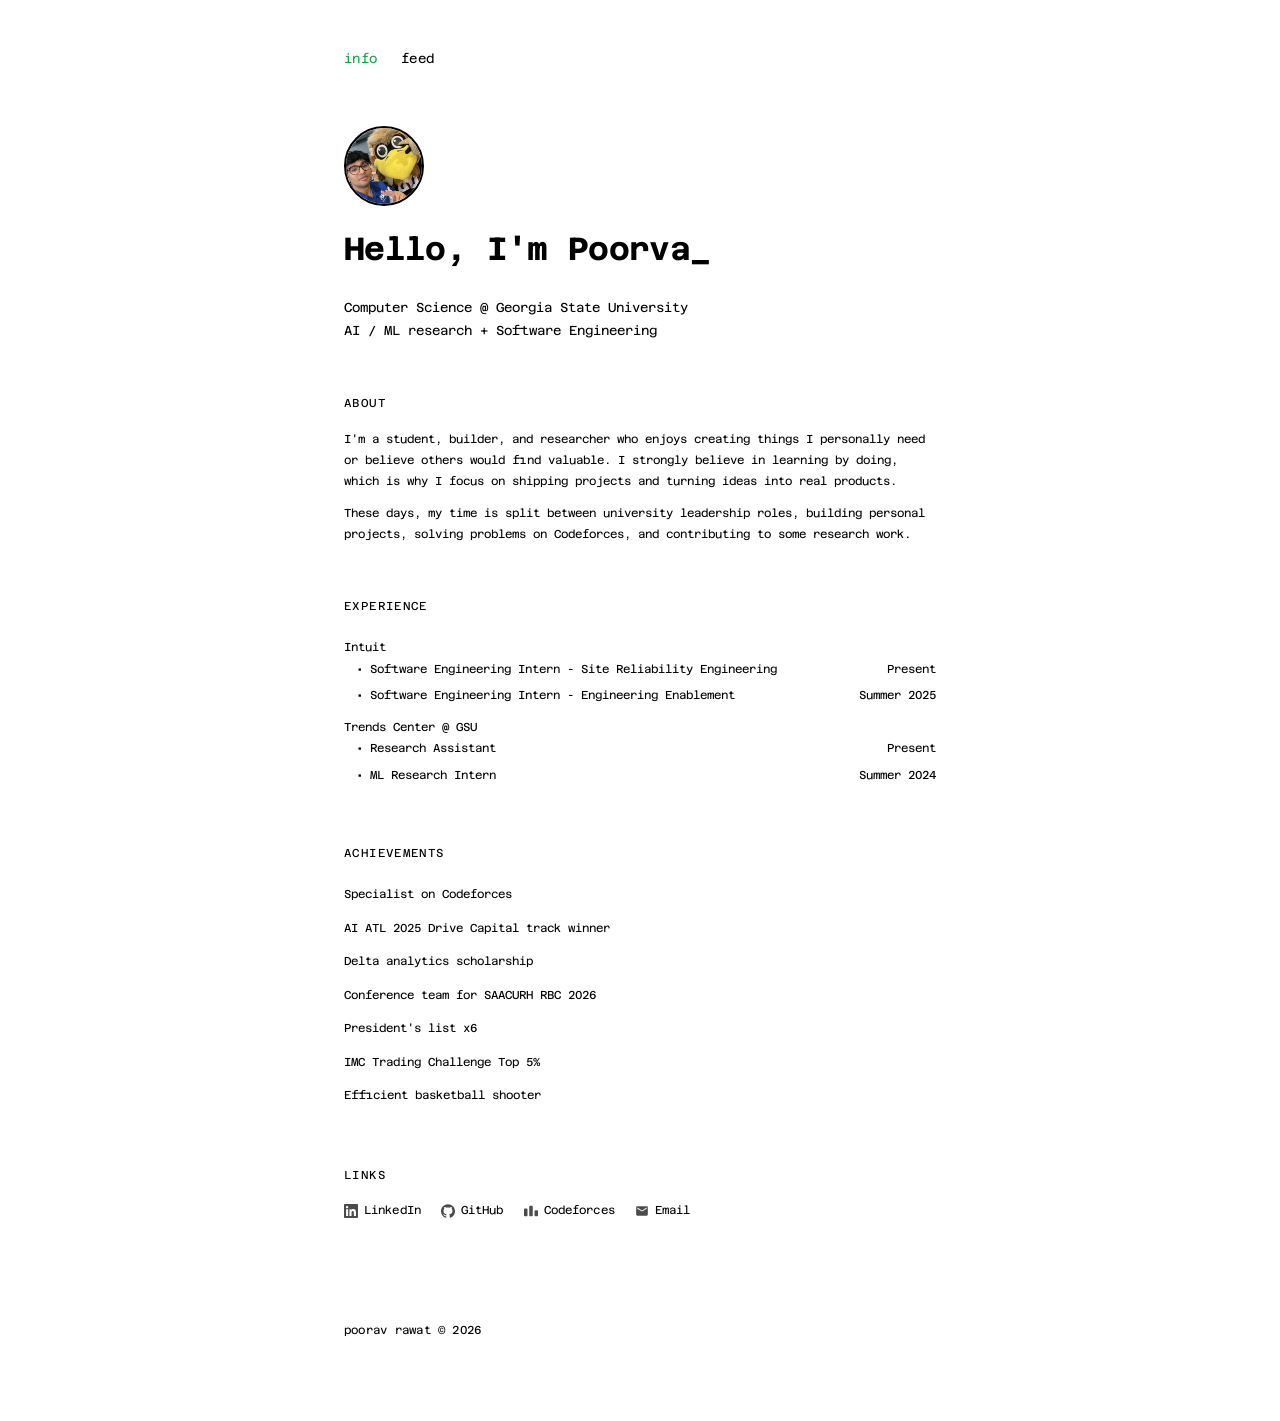
<file: index.html>
<!DOCTYPE html>
<html lang="en">

<head>
    <meta charset="UTF-8">
    <meta name="viewport" content="width=device-width, initial-scale=1.0">
    <meta name="description"
        content="Poorav Rawat — CS student at Georgia State, exploring AI, ML research, and software engineering.">
    <title>poorav rawat</title>

    <!-- Fonts -->
    <link rel="preconnect" href="https://fonts.googleapis.com">
    <link rel="preconnect" href="https://fonts.gstatic.com" crossorigin>
    <link href="https://fonts.googleapis.com/css2?family=Azeret+Mono:wght@300;400;500;700&display=swap"
        rel="stylesheet">

    <!-- Favicon -->
    <link rel="icon" type="image/x-icon" href="assets/favicon_io/favicon.ico">
    <link rel="icon" type="image/png" sizes="32x32" href="assets/favicon_io/favicon-32x32.png">
    <link rel="icon" type="image/png" sizes="16x16" href="assets/favicon_io/favicon-16x16.png">
    <link rel="apple-touch-icon" href="assets/favicon_io/apple-touch-icon.png">
    <link rel="manifest" href="assets/favicon_io/site.webmanifest">

    <!-- Stylesheet -->
    <link rel="stylesheet" href="css/style.css">
</head>

<body>
    <div class="page">

        <!-- Navigation -->
        <nav class="nav" id="nav">
            <a href="index.html" class="nav-link active" id="nav-info">info</a>
            <a href="feed.html" class="nav-link" id="nav-feed">feed</a>
        </nav>

        <!-- Main Content -->
        <main class="main">

            <!-- Profile Image -->
            <div class="profile-container">
                <div class="profile-circle">
                    <img src="assets/profile.jpg" alt="Poorav Rawat">
                </div>
            </div>

            <!-- ASCII Animated Name -->
            <h1 class="hero-name" id="hero-name" aria-label="hello, i am poorav rawat"></h1>

            <!-- Hero Sub-text -->
            <div class="hero-sub">
                <p><span class="highlight">Computer Science @ Georgia State University</span></p>
                <p>AI / ML research + Software Engineering</p>
            </div>

            <!-- Bio -->
            <section class="bio-section" aria-label="About">
                <p class="section-label">about</p>
                <p>
                    I'm a student, builder, and researcher who enjoys creating things I personally need or believe
                    others would find valuable. I strongly believe in learning by doing, which is why I focus on
                    shipping projects and turning ideas into real products.
                </p>
                <p>
                    These days, my time is split between university leadership roles, building personal projects,
                    solving problems on Codeforces, and contributing to some research work.
                </p>
            </section>

            <!-- Experience -->
            <section class="experience-section" aria-label="Experience">
                <p class="section-label">experience</p>

                <div class="exp-item">
                    <span class="exp-title">Intuit</span>
                    
                    <div class="exp-role-group">
                        <div class="exp-row clickable" style="padding-left: 12px;">
                            <span class="exp-role">&bull; Software Engineering Intern - Site Reliability Engineering</span>
                            <span class="exp-date">Present</span>
                        </div>
                        <div class="exp-description">
                            Optimizing Kubernetes deployments using ArgoCD and utilizing Claude Code with MCPs to streamline daily SRE workflows and cloud workspace management.
                        </div>
                    </div>

                    <div class="exp-role-group" style="margin-top: 5px;">
                        <div class="exp-row clickable" style="padding-left: 12px;">
                            <span class="exp-role">&bull; Software Engineering Intern - Engineering Enablement</span>
                            <span class="exp-date">Summer 2025</span>
                        </div>
                        <div class="exp-description">
                            Modernized Mailchimp’s CI/CD by migrating legacy jobs to Groovy-based Jenkins pipelines and optimizing resource usage with Kubernetes-based runners.
                        </div>
                    </div>
                </div>

                <div class="exp-item">
                    <span class="exp-title">Trends Center @ GSU</span>

                    <div class="exp-role-group">
                        <div class="exp-row clickable" style="padding-left: 12px;">
                            <span class="exp-role">&bull; Research Assistant</span>
                            <span class="exp-date">Present</span>
                        </div>
                        <div class="exp-description">
                            Architected multi-head attention mechanisms for brain image analysis and re-engineered core architectures using JAX/JIT for distributed GPU clusters.
                        </div>
                    </div>

                    <div class="exp-role-group" style="margin-top: 5px;">
                        <div class="exp-row clickable" style="padding-left: 12px;">
                            <span class="exp-role">&bull; ML Research Intern</span>
                            <span class="exp-date">Summer 2024</span>
                        </div>
                        <div class="exp-description">
                            Optimized Torch-MISA architecture for fMRI data using parameter screening (DSD) to isolate critical hyperparameters and reduce model error rates.
                        </div>
                    </div>
                </div>
            </section>

            <!-- Achievements -->
            <section class="achievements-section" aria-label="Achievements">
                <p class="section-label">achievements</p>

                <div class="achievement-item">
                    <span class="achievement-title clickable">Specialist on Codeforces</span>
                    <div class="achievement-row">
                        <span class="achievement-desc">1500+ rating on Codeforces competitive programming platform (top 10%)</span>
                    </div>
                </div>

                <div class="achievement-item">
                    <span class="achievement-title clickable">AI ATL 2025 Drive Capital track winner</span>
                    <div class="achievement-row">
                        <span class="achievement-desc">First place for implementing an industry grade application of AI</span>
                    </div>
                </div>

                <div class="achievement-item">
                    <span class="achievement-title clickable">Delta analytics scholarship</span>
                    <div class="achievement-row">
                        <span class="achievement-desc">Awarded for exceptional achievements in the field of CS</span>
                    </div>
                </div>

                <div class="achievement-item">
                    <span class="achievement-title clickable">Conference team for SAACURH RBC 2026</span>
                    <div class="achievement-row">
                        <span class="achievement-desc">Hospitality chair for SAACURH regional business conference</span>
                    </div>
                </div>

                <div class="achievement-item">
                    <span class="achievement-title clickable">President's list x6</span>
                    <div class="achievement-row">
                        <span class="achievement-desc">Awarded for achieving a perfect 4.0 GPA, 6 semesters in a row</span>
                    </div>
                </div>

                <div class="achievement-item">
                    <span class="achievement-title clickable">IMC Trading Challenge Top 5%</span>
                    <div class="achievement-row">
                        <span class="achievement-desc">Ranked in the top 5% among 18k+ teams in the annual IMC trading challenge</span>
                    </div>
                </div>

                <div class="achievement-item">
                    <span class="achievement-title clickable">Efficient basketball shooter</span>
                    <div class="achievement-row">
                        <span class="achievement-desc">50% from 3 point line (better than Steph Curry's 3pt%)</span>
                    </div>
                </div>
            </section>


            <!-- Links -->
            <section class="links-section" aria-label="Links">
                <p class="section-label">links</p>

                <div class="links-row">
                    <a href="https://www.linkedin.com/in/pooravrawat/" target="_blank" rel="noopener noreferrer"
                        class="link-item" title="LinkedIn">
                        <svg width="14" height="14" viewBox="0 0 24 24" fill="currentColor">
                            <path
                                d="M20.447 20.452h-3.554v-5.569c0-1.328-.027-3.037-1.852-3.037-1.853 0-2.136 1.445-2.136 2.939v5.667H9.351V9h3.414v1.561h.046c.477-.9 1.637-1.85 3.37-1.85 3.601 0 4.267 2.37 4.267 5.455v6.286zM5.337 7.433c-1.144 0-2.063-.926-2.063-2.065 0-1.138.92-2.063 2.063-2.063 1.14 0 2.064.925 2.064 2.063 0 1.139-.925 2.065-2.064 2.065zm1.782 13.019H3.555V9h3.564v11.452zM22.225 0H1.771C.792 0 0 .774 0 1.729v20.542C0 23.227.792 24 1.771 24h20.451C23.2 24 24 23.227 24 22.271V1.729C24 .774 23.2 0 22.222 0h.003z" />
                        </svg>
                        LinkedIn
                    </a>

                    <a href="https://github.com/pooravrawat1" target="_blank" rel="noopener noreferrer"
                        class="link-item" title="GitHub">
                        <svg width="14" height="14" viewBox="0 0 24 24" fill="currentColor">
                            <path
                                d="M12 .297c-6.63 0-12 5.373-12 12 0 5.303 3.438 9.8 8.205 11.385.6.113.82-.258.82-.577 0-.285-.01-1.04-.015-2.04-3.338.724-4.042-1.61-4.042-1.61C4.422 18.07 3.633 17.7 3.633 17.7c-1.087-.744.084-.729.084-.729 1.205.084 1.838 1.236 1.838 1.236 1.07 1.835 2.809 1.305 3.495.998.108-.776.417-1.305.76-1.605-2.665-.3-5.466-1.332-5.466-5.93 0-1.31.465-2.38 1.235-3.22-.135-.303-.54-1.523.105-3.176 0 0 1.005-.322 3.3 1.23.96-.267 1.98-.399 3-.405 1.02.006 2.04.138 3 .405 2.28-1.552 3.285-1.23 3.285-1.23.645 1.653.24 2.873.12 3.176.765.84 1.23 1.91 1.23 3.22 0 4.61-2.805 5.625-5.475 5.92.42.36.81 1.096.81 2.22 0 1.606-.015 2.896-.015 3.286 0 .315.21.69.825.57C20.565 22.092 24 17.592 24 12.297c0-6.627-5.373-12-12-12" />
                        </svg>
                        GitHub
                    </a>

                    <a href="https://codeforces.com/profile/prawat2" target="_blank" rel="noopener noreferrer"
                        class="link-item" title="Codeforces">
                        <svg width="14" height="14" viewBox="0 0 24 24" fill="currentColor">
                            <path
                                d="M4.5 7.5C5.328 7.5 6 8.172 6 9v10.5c0 .828-.672 1.5-1.5 1.5h-3C.672 21 0 20.328 0 19.5V9c0-.828.672-1.5 1.5-1.5h3zm9-4.5c.828 0 1.5.672 1.5 1.5v15c0 .828-.672 1.5-1.5 1.5h-3c-.828 0-1.5-.672-1.5-1.5v-15c0-.828.672-1.5 1.5-1.5h3zm9 7.5c.828 0 1.5.672 1.5 1.5v7.5c0 .828-.672 1.5-1.5 1.5h-3c-.828 0-1.5-.672-1.5-1.5V12c0-.828.672-1.5 1.5-1.5h3z" />
                        </svg>
                        Codeforces
                    </a>

                    <a href="mailto:pooravrawat@gmail.com" class="link-item" title="Email">
                        <svg width="14" height="14" viewBox="0 0 24 24" fill="currentColor">
                            <path
                                d="M20 4H4c-1.1 0-1.99.9-1.99 2L2 18c0 1.1.9 2 2 2h16c1.1 0 2-.9 2-2V6c0-1.1-.9-2-2-2zm0 4l-8 5-8-5V6l8 5 8-5v2z" />
                        </svg>
                        Email
                    </a>
                </div>
            </section>
        </main>

        <footer class="footer">
            <span>poorav rawat © 2026</span>
        </footer>
    </div>


    <script src="js/main.js"></script>
</body>

</html>
</file>
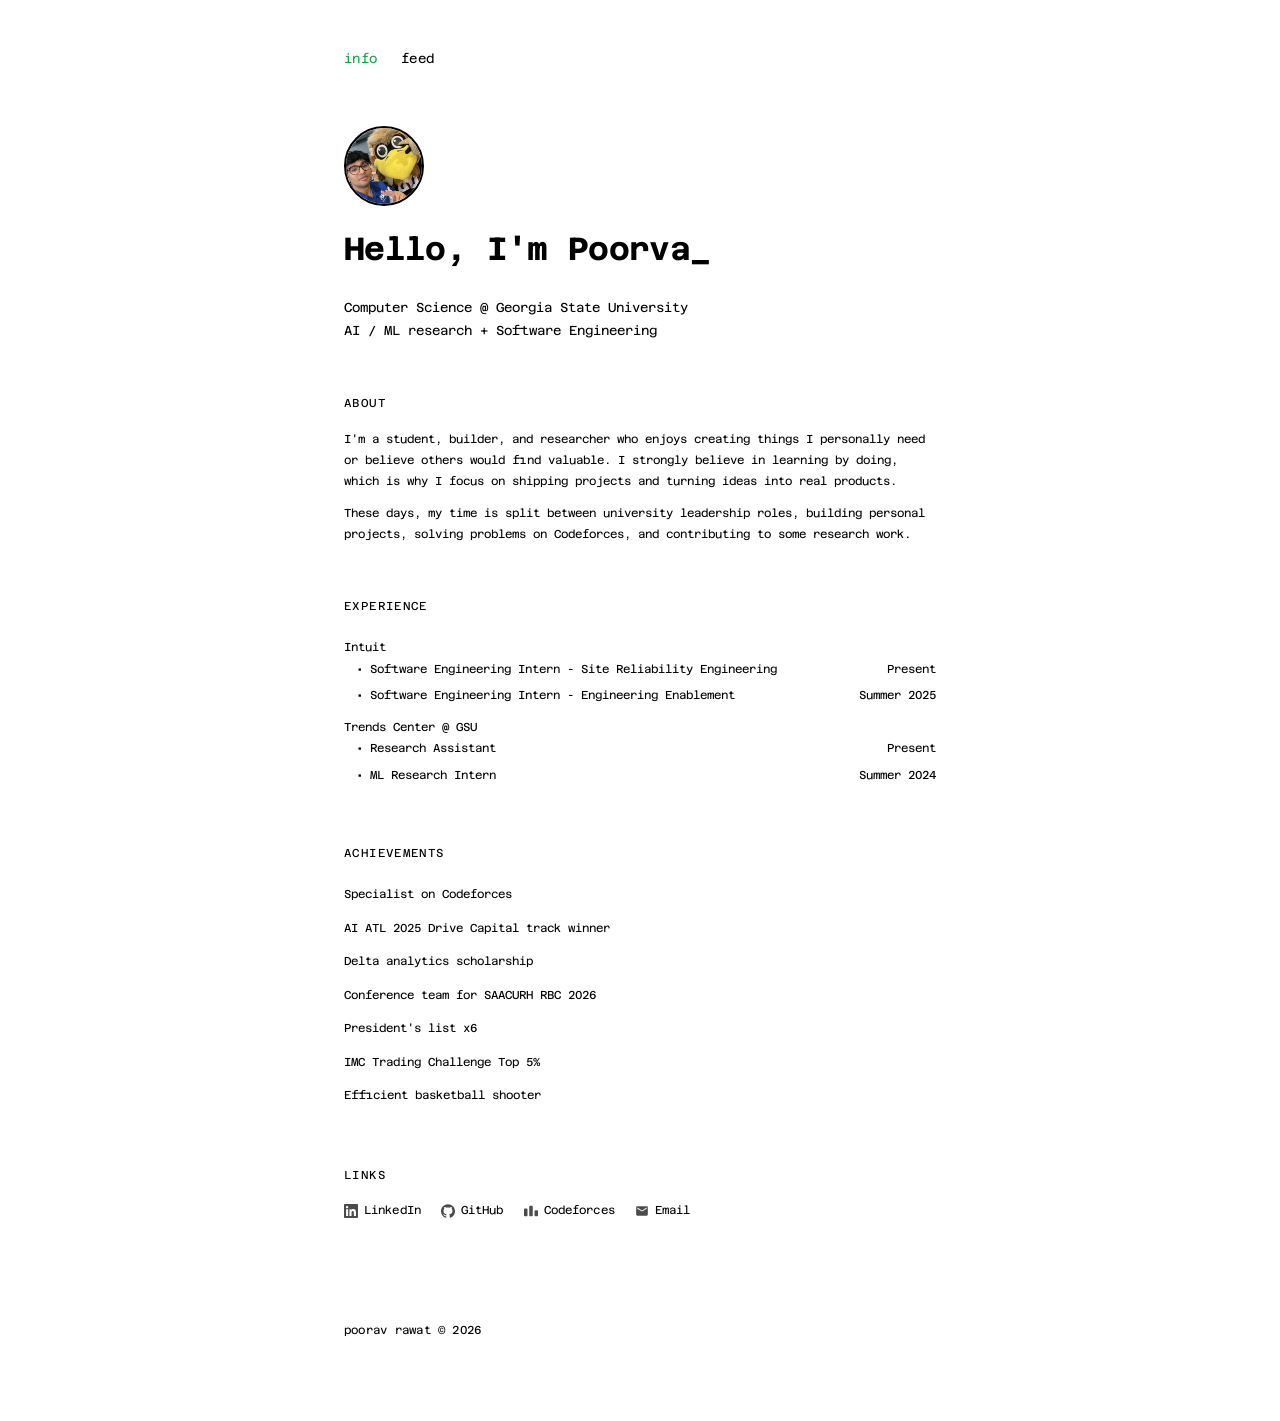
<file: content/index.html>
<!DOCTYPE html>
<html lang="en">

<head>
    <meta charset="UTF-8">
    <meta name="viewport" content="width=device-width, initial-scale=1.0">
    <meta name="description"
        content="Poorav Rawat — CS student at Georgia State, exploring AI, ML research, and software engineering.">
    <title>poorav rawat</title>

    <!-- Fonts -->
    <link rel="preconnect" href="https://fonts.googleapis.com">
    <link rel="preconnect" href="https://fonts.gstatic.com" crossorigin>
    <link href="https://fonts.googleapis.com/css2?family=Azeret+Mono:wght@300;400;500;700&display=swap"
        rel="stylesheet">

    <!-- Favicon -->
    <link rel="icon" type="image/x-icon" href="../assets/favicon_io/favicon.ico">
    <link rel="icon" type="image/png" sizes="32x32" href="../assets/favicon_io/favicon-32x32.png">
    <link rel="icon" type="image/png" sizes="16x16" href="../assets/favicon_io/favicon-16x16.png">
    <link rel="apple-touch-icon" href="../assets/favicon_io/apple-touch-icon.png">
    <link rel="manifest" href="../assets/favicon_io/site.webmanifest">

    <!-- Stylesheet -->
    <link rel="stylesheet" href="../css/style.css">
</head>

<body>
    <div class="page">

        <!-- Navigation -->
        <nav class="nav" id="nav">
            <a href="index.html" class="nav-link active" id="nav-info">info</a>
            <a href="feed.html" class="nav-link" id="nav-feed">feed</a>
        </nav>

        <!-- Main Content -->
        <main class="main">

            <!-- Profile Image -->
            <div class="profile-container">
                <div class="profile-circle">
                    <img src="../assets/profile.jpg" alt="Poorav Rawat">
                </div>
            </div>

            <!-- ASCII Animated Name -->
            <h1 class="hero-name" id="hero-name" aria-label="hello, i am poorav rawat"></h1>

            <!-- Hero Sub-text -->
            <div class="hero-sub">
                <p><span class="highlight">Computer Science @ Georgia State University</span></p>
                <p>AI / ML research + Software Engineering</p>
            </div>

            <!-- Bio -->
            <section class="bio-section" aria-label="About">
                <p class="section-label">about</p>
                <p>
                    I'm a student, builder, and researcher who enjoys creating things I personally need or believe
                    others would find valuable. I strongly believe in learning by doing, which is why I focus on
                    shipping projects and turning ideas into real products.
                </p>
                <p>
                    These days, my time is split between university leadership roles, building personal projects,
                    solving problems on Codeforces, and contributing to some research work.
                </p>
            </section>

            <!-- Experience -->
            <section class="experience-section" aria-label="Experience">
                <p class="section-label">experience</p>

                <div class="exp-item">
                    <span class="exp-title">Intuit</span>
                    
                    <div class="exp-role-group">
                        <div class="exp-row clickable" style="padding-left: 12px;">
                            <span class="exp-role">&bull; Software Engineering Intern - Site Reliability Engineering</span>
                            <span class="exp-date">Present</span>
                        </div>
                        <div class="exp-description">
                            Optimizing Kubernetes deployments using ArgoCD and utilizing Claude Code with MCPs to streamline daily SRE workflows and cloud workspace management.
                        </div>
                    </div>

                    <div class="exp-role-group" style="margin-top: 5px;">
                        <div class="exp-row clickable" style="padding-left: 12px;">
                            <span class="exp-role">&bull; Software Engineering Intern - Engineering Enablement</span>
                            <span class="exp-date">Summer 2025</span>
                        </div>
                        <div class="exp-description">
                            Modernized Mailchimp’s CI/CD by migrating legacy jobs to Groovy-based Jenkins pipelines and optimizing resource usage with Kubernetes-based runners.
                        </div>
                    </div>
                </div>

                <div class="exp-item">
                    <span class="exp-title">Trends Center @ GSU</span>

                    <div class="exp-role-group">
                        <div class="exp-row clickable" style="padding-left: 12px;">
                            <span class="exp-role">&bull; Research Assistant</span>
                            <span class="exp-date">Present</span>
                        </div>
                        <div class="exp-description">
                            Architected multi-head attention mechanisms for brain image analysis and re-engineered core architectures using JAX/JIT for distributed GPU clusters.
                        </div>
                    </div>

                    <div class="exp-role-group" style="margin-top: 5px;">
                        <div class="exp-row clickable" style="padding-left: 12px;">
                            <span class="exp-role">&bull; ML Research Intern</span>
                            <span class="exp-date">Summer 2024</span>
                        </div>
                        <div class="exp-description">
                            Optimized Torch-MISA architecture for fMRI data using parameter screening (DSD) to isolate critical hyperparameters and reduce model error rates.
                        </div>
                    </div>
                </div>
            </section>

            <!-- Achievements -->
            <section class="achievements-section" aria-label="Achievements">
                <p class="section-label">achievements</p>

                <div class="achievement-item">
                    <span class="achievement-title clickable">Specialist on Codeforces</span>
                    <div class="achievement-row">
                        <span class="achievement-desc">1500+ rating on Codeforces competitive programming platform (top 10%)</span>
                    </div>
                </div>

                <div class="achievement-item">
                    <span class="achievement-title clickable">AI ATL 2025 Drive Capital track winner</span>
                    <div class="achievement-row">
                        <span class="achievement-desc">First place for implementing an industry grade application of AI</span>
                    </div>
                </div>

                <div class="achievement-item">
                    <span class="achievement-title clickable">Delta analytics scholarship</span>
                    <div class="achievement-row">
                        <span class="achievement-desc">Awarded for exceptional achievements in the field of CS</span>
                    </div>
                </div>

                <div class="achievement-item">
                    <span class="achievement-title clickable">Conference team for SAACURH RBC 2026</span>
                    <div class="achievement-row">
                        <span class="achievement-desc">Hospitality chair for SAACURH regional business conference</span>
                    </div>
                </div>

                <div class="achievement-item">
                    <span class="achievement-title clickable">President's list x6</span>
                    <div class="achievement-row">
                        <span class="achievement-desc">Awarded for achieving a perfect 4.0 GPA, 6 semesters in a row</span>
                    </div>
                </div>

                <div class="achievement-item">
                    <span class="achievement-title clickable">IMC Trading Challenge Top 5%</span>
                    <div class="achievement-row">
                        <span class="achievement-desc">Ranked in the top 5% among 18k+ teams in the annual IMC trading challenge</span>
                    </div>
                </div>

                <div class="achievement-item">
                    <span class="achievement-title clickable">Efficient basketball shooter</span>
                    <div class="achievement-row">
                        <span class="achievement-desc">50% from 3 point line (better than Steph Curry's 3pt%)</span>
                    </div>
                </div>
            </section>


            <!-- Links -->
            <section class="links-section" aria-label="Links">
                <p class="section-label">links</p>

                <div class="links-row">
                    <a href="https://www.linkedin.com/in/pooravrawat/" target="_blank" rel="noopener noreferrer"
                        class="link-item" title="LinkedIn">
                        <svg width="14" height="14" viewBox="0 0 24 24" fill="currentColor">
                            <path
                                d="M20.447 20.452h-3.554v-5.569c0-1.328-.027-3.037-1.852-3.037-1.853 0-2.136 1.445-2.136 2.939v5.667H9.351V9h3.414v1.561h.046c.477-.9 1.637-1.85 3.37-1.85 3.601 0 4.267 2.37 4.267 5.455v6.286zM5.337 7.433c-1.144 0-2.063-.926-2.063-2.065 0-1.138.92-2.063 2.063-2.063 1.14 0 2.064.925 2.064 2.063 0 1.139-.925 2.065-2.064 2.065zm1.782 13.019H3.555V9h3.564v11.452zM22.225 0H1.771C.792 0 0 .774 0 1.729v20.542C0 23.227.792 24 1.771 24h20.451C23.2 24 24 23.227 24 22.271V1.729C24 .774 23.2 0 22.222 0h.003z" />
                        </svg>
                        LinkedIn
                    </a>

                    <a href="https://github.com/pooravrawat1" target="_blank" rel="noopener noreferrer"
                        class="link-item" title="GitHub">
                        <svg width="14" height="14" viewBox="0 0 24 24" fill="currentColor">
                            <path
                                d="M12 .297c-6.63 0-12 5.373-12 12 0 5.303 3.438 9.8 8.205 11.385.6.113.82-.258.82-.577 0-.285-.01-1.04-.015-2.04-3.338.724-4.042-1.61-4.042-1.61C4.422 18.07 3.633 17.7 3.633 17.7c-1.087-.744.084-.729.084-.729 1.205.084 1.838 1.236 1.838 1.236 1.07 1.835 2.809 1.305 3.495.998.108-.776.417-1.305.76-1.605-2.665-.3-5.466-1.332-5.466-5.93 0-1.31.465-2.38 1.235-3.22-.135-.303-.54-1.523.105-3.176 0 0 1.005-.322 3.3 1.23.96-.267 1.98-.399 3-.405 1.02.006 2.04.138 3 .405 2.28-1.552 3.285-1.23 3.285-1.23.645 1.653.24 2.873.12 3.176.765.84 1.23 1.91 1.23 3.22 0 4.61-2.805 5.625-5.475 5.92.42.36.81 1.096.81 2.22 0 1.606-.015 2.896-.015 3.286 0 .315.21.69.825.57C20.565 22.092 24 17.592 24 12.297c0-6.627-5.373-12-12-12" />
                        </svg>
                        GitHub
                    </a>

                    <a href="https://codeforces.com/profile/prawat2" target="_blank" rel="noopener noreferrer"
                        class="link-item" title="Codeforces">
                        <svg width="14" height="14" viewBox="0 0 24 24" fill="currentColor">
                            <path
                                d="M4.5 7.5C5.328 7.5 6 8.172 6 9v10.5c0 .828-.672 1.5-1.5 1.5h-3C.672 21 0 20.328 0 19.5V9c0-.828.672-1.5 1.5-1.5h3zm9-4.5c.828 0 1.5.672 1.5 1.5v15c0 .828-.672 1.5-1.5 1.5h-3c-.828 0-1.5-.672-1.5-1.5v-15c0-.828.672-1.5 1.5-1.5h3zm9 7.5c.828 0 1.5.672 1.5 1.5v7.5c0 .828-.672 1.5-1.5 1.5h-3c-.828 0-1.5-.672-1.5-1.5V12c0-.828.672-1.5 1.5-1.5h3z" />
                        </svg>
                        Codeforces
                    </a>

                    <a href="mailto:pooravrawat@gmail.com" class="link-item" title="Email">
                        <svg width="14" height="14" viewBox="0 0 24 24" fill="currentColor">
                            <path
                                d="M20 4H4c-1.1 0-1.99.9-1.99 2L2 18c0 1.1.9 2 2 2h16c1.1 0 2-.9 2-2V6c0-1.1-.9-2-2-2zm0 4l-8 5-8-5V6l8 5 8-5v2z" />
                        </svg>
                        Email
                    </a>
                </div>
            </section>
        </main>

        <footer class="footer">
            <span>poorav rawat © 2026</span>
        </footer>
    </div>


    <script src="../js/main.js"></script>
</body>

</html>
</file>
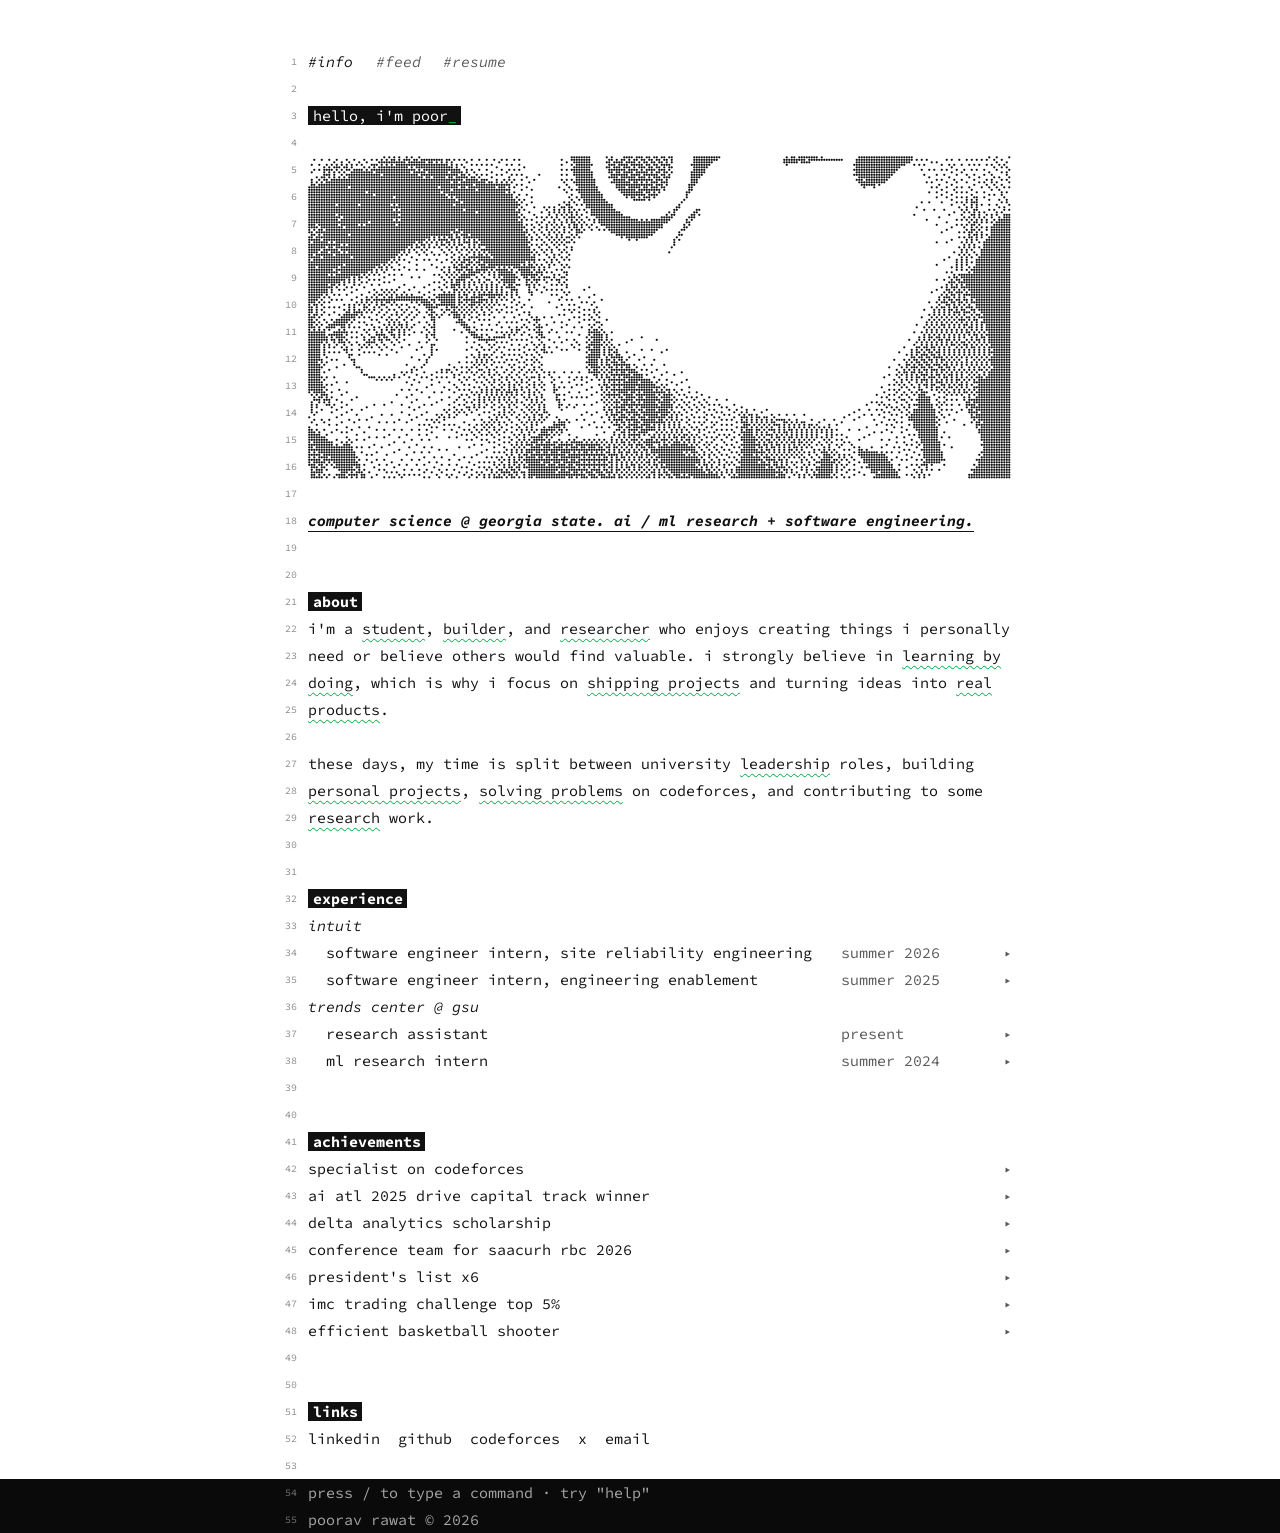
<file: public/index.html>
<!DOCTYPE html>
<html lang="en">

<head>
    <meta name="google-site-verification" content="_u-T3CTmXigbTldumlI5mZJqiGMUm0jABDfGoVp0IJI">
    <meta charset="UTF-8">
    <meta name="viewport" content="width=device-width, initial-scale=1.0">
    <meta name="description" content="Poorav Rawat — CS student at Georgia State, exploring AI, ML research, and software engineering.">
    <title>poorav rawat - ai/ml research and software engineering</title>

    <!-- SEO -->
    <link rel="canonical" href="https://pooravrawat.vercel.app/">
    <meta property="og:type" content="website">
    <meta property="og:site_name" content="Poorav Rawat">
    <meta property="og:title" content="poorav rawat - ai/ml research and software engineering">
    <meta property="og:description" content="Poorav Rawat — CS student at Georgia State, exploring AI, ML research, and software engineering.">
    <meta property="og:url" content="https://pooravrawat.vercel.app/">
    <meta property="og:image" content="https://pooravrawat.vercel.app/assets/profile.jpg">
    <meta name="twitter:card" content="summary">
    <meta name="twitter:title" content="poorav rawat - ai/ml research and software engineering">
    <meta name="twitter:description" content="Poorav Rawat — CS student at Georgia State, exploring AI, ML research, and software engineering.">
    <meta name="twitter:image" content="https://pooravrawat.vercel.app/assets/profile.jpg">
    <script type="application/ld+json">{"@context": "https://schema.org", "@type": "Person", "name": "Poorav Rawat", "url": "https://pooravrawat.vercel.app/", "image": "https://pooravrawat.vercel.app/assets/profile.jpg", "jobTitle": "Computer Science Student", "alumniOf": {"@type": "CollegeOrUniversity", "name": "Georgia State University"}, "sameAs": ["https://www.linkedin.com/in/pooravrawat/", "https://github.com/pooravrawat1", "https://codeforces.com/profile/prawat2", "https://devpost.com/pooravrawat1", "https://x.com/PooravRawat"]}</script>

    <!-- Fonts -->
    <link rel="preconnect" href="https://fonts.googleapis.com">
    <link rel="preconnect" href="https://fonts.gstatic.com" crossorigin>
    <link href="https://fonts.googleapis.com/css2?family=Source+Code+Pro&display=swap" rel="stylesheet">

    <!-- Favicon -->
    <link rel="icon" type="image/x-icon" href="assets/favicon_io/favicon.ico">
    <link rel="icon" type="image/png" sizes="32x32" href="assets/favicon_io/favicon-32x32.png">
    <link rel="icon" type="image/png" sizes="16x16" href="assets/favicon_io/favicon-16x16.png">
    <link rel="apple-touch-icon" href="assets/favicon_io/apple-touch-icon.png">
    <link rel="manifest" href="assets/favicon_io/site.webmanifest">

    <!-- Stylesheet -->
    <link rel="stylesheet" href="css/style.css">
</head>

<body>
<main class="doc">
<div class="sheet">

  <div class="l"><nav class="nav" aria-label="Site"><a href="index.html" aria-current="page">info</a><a href="feed.html">feed</a><a href="assets/Poorav_Rawat_Resume.pdf" target="_blank" rel="noopener noreferrer">resume</a></nav></div>
  <div class="l"></div>
  <div class="l notice heading-row"><h1 id="hero-name" aria-label="Hello, I'm Poorav Rawat">Hello, I'm Poorav Rawat</h1></div>
  <div class="l"></div>
  <figure class="l portrait print"><span class="head"><canvas id="portrait" data-src="assets/profile.jpg" data-focus="0.25 0.52" data-zoom="1" role="img" aria-label="Dot-matrix print of Poorav Rawat"></canvas></span></figure>
  <div class="l"></div>
  <div class="l notice tagline"><p><span class="ul">Computer Science @ Georgia State. AI / ML research + software engineering.</span></p></div>
  <div class="l"></div>
  <div class="l"></div>
  <div class="l section-heading heading-row"><h2>About</h2></div>
  <div class="l notice"><p>I'm a <span class="sq">student</span>, <span class="sq">builder</span>, and <span class="sq">researcher</span> who enjoys creating things I personally need or believe others would find valuable. I strongly believe in <span class="sq">learning by doing</span>, which is why I focus on <span class="sq">shipping projects</span> and turning ideas into <span class="sq">real products</span>.</p></div>
  <div class="l"></div>
  <div class="l notice"><p>These days, my time is split between university <span class="sq">leadership</span> roles, building <span class="sq">personal projects</span>, <span class="sq">solving problems</span> on Codeforces, and contributing to some <span class="sq">research</span> work.</p></div>
  <div class="l"></div>
</div>

<div class="sheet">
  <div class="l"></div>
  <div class="l section-heading heading-row"><h2>Experience</h2></div>
  <div class="l caps company"><span>Intuit</span></div>
  <div class="l tx"><span><button class="toggle" type="button" aria-expanded="false" aria-controls="exp-1">Software Engineer Intern, Site Reliability Engineering<span class="mk" aria-hidden="true">▸</span></button></span><span class="muted">Summer 2026</span></div>
  <div class="l notice indent muted detail" id="exp-1" hidden><p>Engineered zero-downtime database migrations, chaos-tested production resilience, and cut incident rollback times by 50%.</p></div>
  <div class="l tx"><span><button class="toggle" type="button" aria-expanded="false" aria-controls="exp-2">Software Engineer Intern, Engineering Enablement<span class="mk" aria-hidden="true">▸</span></button></span><span class="muted">Summer 2025</span></div>
  <div class="l notice indent muted detail" id="exp-2" hidden><p>Migrated Intuit Mailchimp&rsquo;s CI pipeline used by 600+ developers from bare metal colocation nodes to AWS based Jenkins pipeline and optimized resource usage with Kubernetes-based runners, which reduced CI times by almost 30 percent.</p></div>
  <div class="l caps company"><span>Trends Center @ GSU</span></div>
  <div class="l tx"><span><button class="toggle" type="button" aria-expanded="false" aria-controls="exp-3">Research Assistant<span class="mk" aria-hidden="true">▸</span></button></span><span class="muted">Present</span></div>
  <div class="l notice indent muted detail" id="exp-3" hidden><p>Re-architected a PyTorch neuroimaging framework and implemented transformer attention layers, optimizing computational efficiency and throughput for large-scale datasets. Scaled the system via distributed Python pipelines on multi-GPU HPC clusters to ensure stable, high-throughput deep learning workflows.</p></div>
  <div class="l tx"><span><button class="toggle" type="button" aria-expanded="false" aria-controls="exp-4">ML Research Intern<span class="mk" aria-hidden="true">▸</span></button></span><span class="muted">Summer 2024</span></div>
  <div class="l notice indent muted detail" id="exp-4" hidden><p>Optimized architecture for a neuroimaging model for fMRI data using parameter screening (DSD) to isolate critical hyperparameters and reduce model error rates.</p></div>
</div>

<div class="sheet">
  <div class="l"></div>
</div>

<div class="sheet">
  <div class="l"></div>
  <div class="l section-heading heading-row"><h2>Achievements</h2></div>
  <div class="l tx flush"><span><button class="toggle" type="button" aria-expanded="false" aria-controls="ach-1">Specialist on Codeforces<span class="mk" aria-hidden="true">▸</span></button></span></div>
  <div class="l notice muted detail" id="ach-1" hidden><p>1500+ rating on Codeforces competitive programming platform (top 10%)</p></div>
  <div class="l tx flush"><span><button class="toggle" type="button" aria-expanded="false" aria-controls="ach-2">AI ATL 2025 Drive Capital track winner<span class="mk" aria-hidden="true">▸</span></button></span></div>
  <div class="l notice muted detail" id="ach-2" hidden><p>First place for implementing an industry grade application of AI</p></div>
  <div class="l tx flush"><span><button class="toggle" type="button" aria-expanded="false" aria-controls="ach-3">Delta analytics scholarship<span class="mk" aria-hidden="true">▸</span></button></span></div>
  <div class="l notice muted detail" id="ach-3" hidden><p>Awarded for exceptional achievements in the field of CS</p></div>
  <div class="l tx flush"><span><button class="toggle" type="button" aria-expanded="false" aria-controls="ach-4">Conference team for SAACURH RBC 2026<span class="mk" aria-hidden="true">▸</span></button></span></div>
  <div class="l notice muted detail" id="ach-4" hidden><p>Hospitality chair for SAACURH regional business conference</p></div>
  <div class="l tx flush"><span><button class="toggle" type="button" aria-expanded="false" aria-controls="ach-5">President's list x6<span class="mk" aria-hidden="true">▸</span></button></span></div>
  <div class="l notice muted detail" id="ach-5" hidden><p>Awarded for achieving a perfect 4.0 GPA, 6 semesters in a row</p></div>
  <div class="l tx flush"><span><button class="toggle" type="button" aria-expanded="false" aria-controls="ach-6">IMC Trading Challenge Top 5%<span class="mk" aria-hidden="true">▸</span></button></span></div>
  <div class="l notice muted detail" id="ach-6" hidden><p>Ranked in the top 5% among 18k+ teams in the annual IMC trading challenge</p></div>
  <div class="l tx flush"><span><button class="toggle" type="button" aria-expanded="false" aria-controls="ach-7">Efficient basketball shooter<span class="mk" aria-hidden="true">▸</span></button></span></div>
  <div class="l notice muted detail" id="ach-7" hidden><p>50% from 3 point line (better than Steph Curry's 3pt%)</p></div>
</div>

<div class="sheet">
  <div class="l"></div>
  <div class="l"></div>
  <div class="l section-heading heading-row"><h2>Links</h2></div>
  <div class="l"><span class="chips">
      <a href="https://www.linkedin.com/in/pooravrawat/" target="_blank" rel="noopener noreferrer">LinkedIn</a>
      <a href="https://github.com/pooravrawat1" target="_blank" rel="noopener noreferrer">GitHub</a>
      <a href="https://codeforces.com/profile/prawat2" target="_blank" rel="noopener noreferrer">Codeforces</a>
      <a href="https://x.com/PooravRawat" target="_blank" rel="noopener noreferrer">X</a>
      <a href="mailto:pooravrawat@gmail.com">Email</a>
  </span></div>
  <div class="l pre-foot"></div>
</div>
<div class="site-footer">
<div class="sheet">
  <div class="l command-hint muted"><span>press / to type a command · try "help"</span></div>
  <footer class="l foot"><span>Poorav Rawat &copy; 2026</span></footer>
</div>
</div>
</main>

<script src="js/main.js"></script>
</body>

</html>
</file>
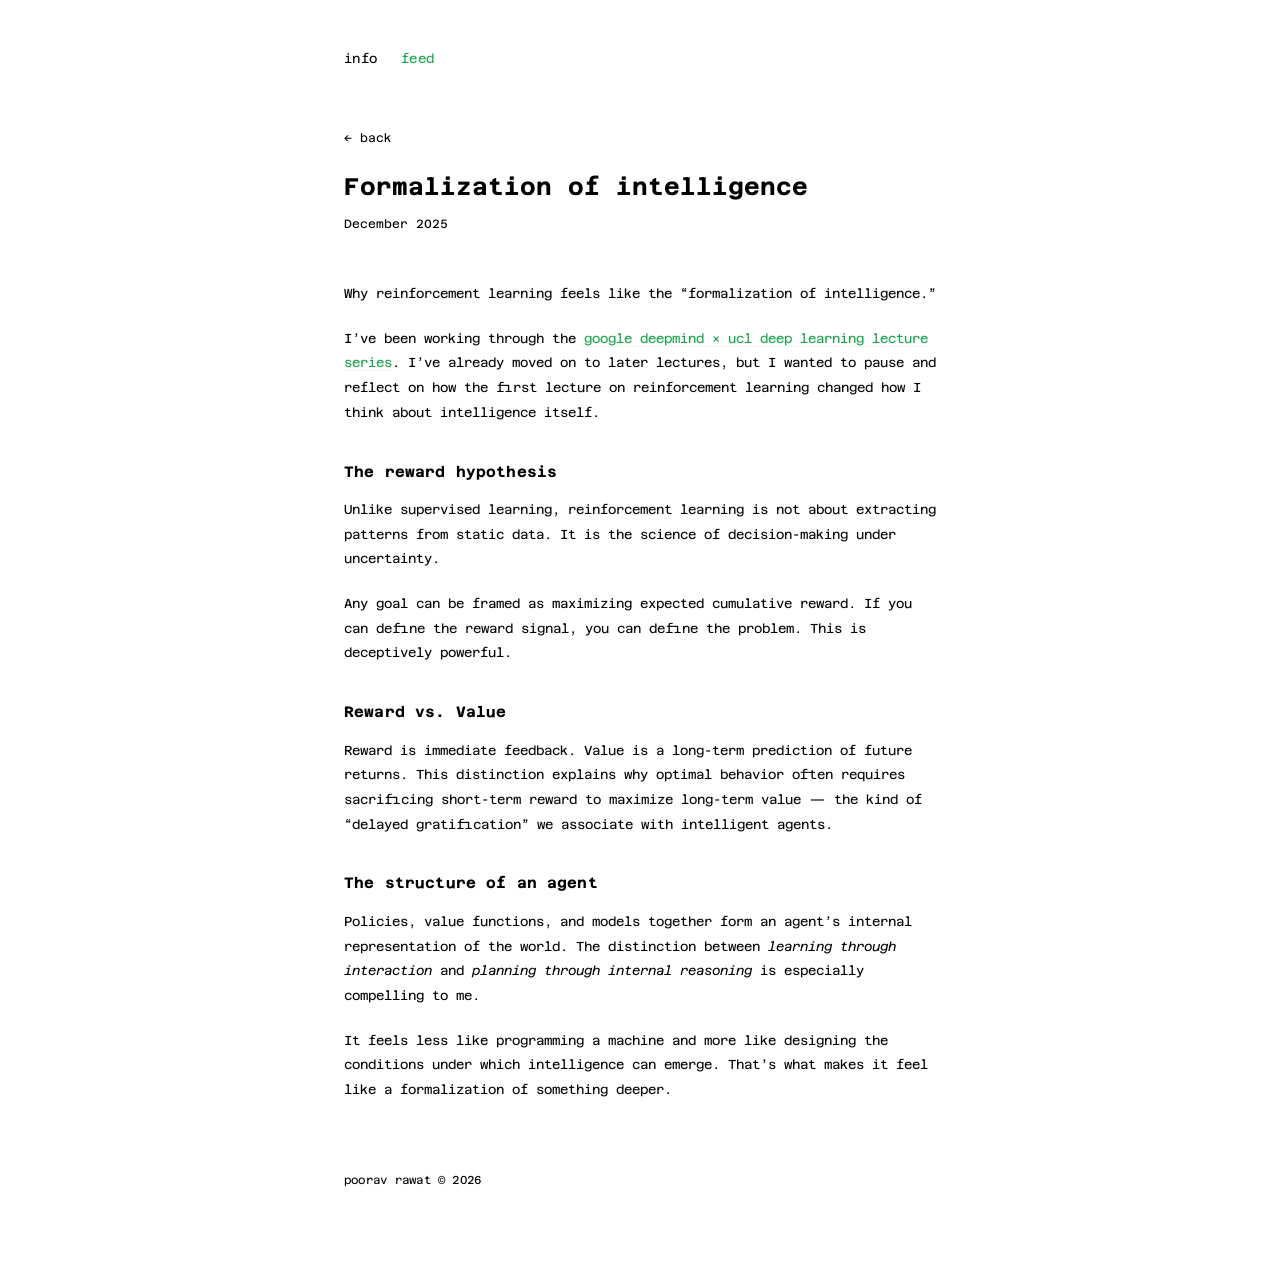
<file: blog-formalization-of-intelligence.html>
<!DOCTYPE html>
<html lang="en">

<head>
    <meta charset="UTF-8">
    <meta name="viewport" content="width=device-width, initial-scale=1.0">
    <meta name="description"
        content="Formalization of Intelligence — why reinforcement learning feels like the formalization of intelligence. By Poorav Rawat.">
    <title>Formalization of intelligence · poorav rawat</title>

    <!-- Fonts -->
    <link rel="preconnect" href="https://fonts.googleapis.com">
    <link rel="preconnect" href="https://fonts.gstatic.com" crossorigin>
    <link href="https://fonts.googleapis.com/css2?family=Azeret+Mono:wght@300;400;500;700&display=swap"
        rel="stylesheet">

    <!-- Favicon -->
    <link rel="icon" type="image/x-icon" href="assets/favicon_io/favicon.ico">
    <link rel="icon" type="image/png" sizes="32x32" href="assets/favicon_io/favicon-32x32.png">
    <link rel="icon" type="image/png" sizes="16x16" href="assets/favicon_io/favicon-16x16.png">
    <link rel="apple-touch-icon" href="assets/favicon_io/apple-touch-icon.png">
    <link rel="manifest" href="assets/favicon_io/site.webmanifest">

    <!-- Stylesheet -->
    <link rel="stylesheet" href="css/style.css">
</head>

<body>
    <div class="page">

        <!-- Navigation -->
        <nav class="nav" id="nav">
            <a href="index.html" class="nav-link" id="nav-info">info</a>
            <a href="feed.html" class="nav-link active" id="nav-feed">feed</a>
        </nav>

        <!-- Main Content -->
        <main class="main">

            <!-- Blog Header -->
            <div class="blog-header">
                <a href="feed.html" class="blog-back">← back</a>
                <h1 class="blog-title">Formalization of intelligence</h1>
                <p class="blog-date">December 2025</p>
            </div>

            <!-- Blog Body -->
            <article class="blog-body">
                <p>
                    Why reinforcement learning feels like the &ldquo;formalization of intelligence.&rdquo;
                </p>
                <p>
                    I&rsquo;ve been working through the
                    <a href="https://www.youtube.com/playlist?list=PLqYmG7hTraZDVH599EItlEWsUOsJbAodm" target="_blank"
                        rel="noopener noreferrer">google deepmind × ucl deep learning lecture series</a>.
                    I&rsquo;ve already moved on to later lectures, but I wanted to pause and reflect on
                    how the first lecture on reinforcement learning changed how I think about intelligence itself.
                </p>

                <h2>The reward hypothesis</h2>
                <p>
                    Unlike supervised learning, reinforcement learning is not about extracting patterns from
                    static data. It is the science of decision-making under uncertainty.
                </p>
                <p>
                    Any goal can be framed as maximizing expected cumulative reward. If you can define
                    the reward signal, you can define the problem. This is deceptively powerful.
                </p>

                <h2>Reward vs. Value</h2>
                <p>
                    Reward is immediate feedback. Value is a long-term prediction of future returns.
                    This distinction explains why optimal behavior often requires sacrificing short-term
                    reward to maximize long-term value — the kind of &ldquo;delayed gratification&rdquo; we associate
                    with intelligent agents.
                </p>

                <h2>The structure of an agent</h2>
                <p>
                    Policies, value functions, and models together form an agent&rsquo;s internal representation
                    of the world. The distinction between <em>learning through interaction</em> and
                    <em>planning through internal reasoning</em> is especially compelling to me.
                </p>
                <p>
                    It feels less like programming a machine and more like designing the conditions
                    under which intelligence can emerge. That&rsquo;s what makes it feel like a formalization
                    of something deeper.
                </p>
            </article>

        </main>

        <!-- Footer -->
        <footer class="footer">
            <span>poorav rawat © 2026</span>
        </footer>
    </div>


    <script src="js/main.js"></script>
</body>

</html>
</file>
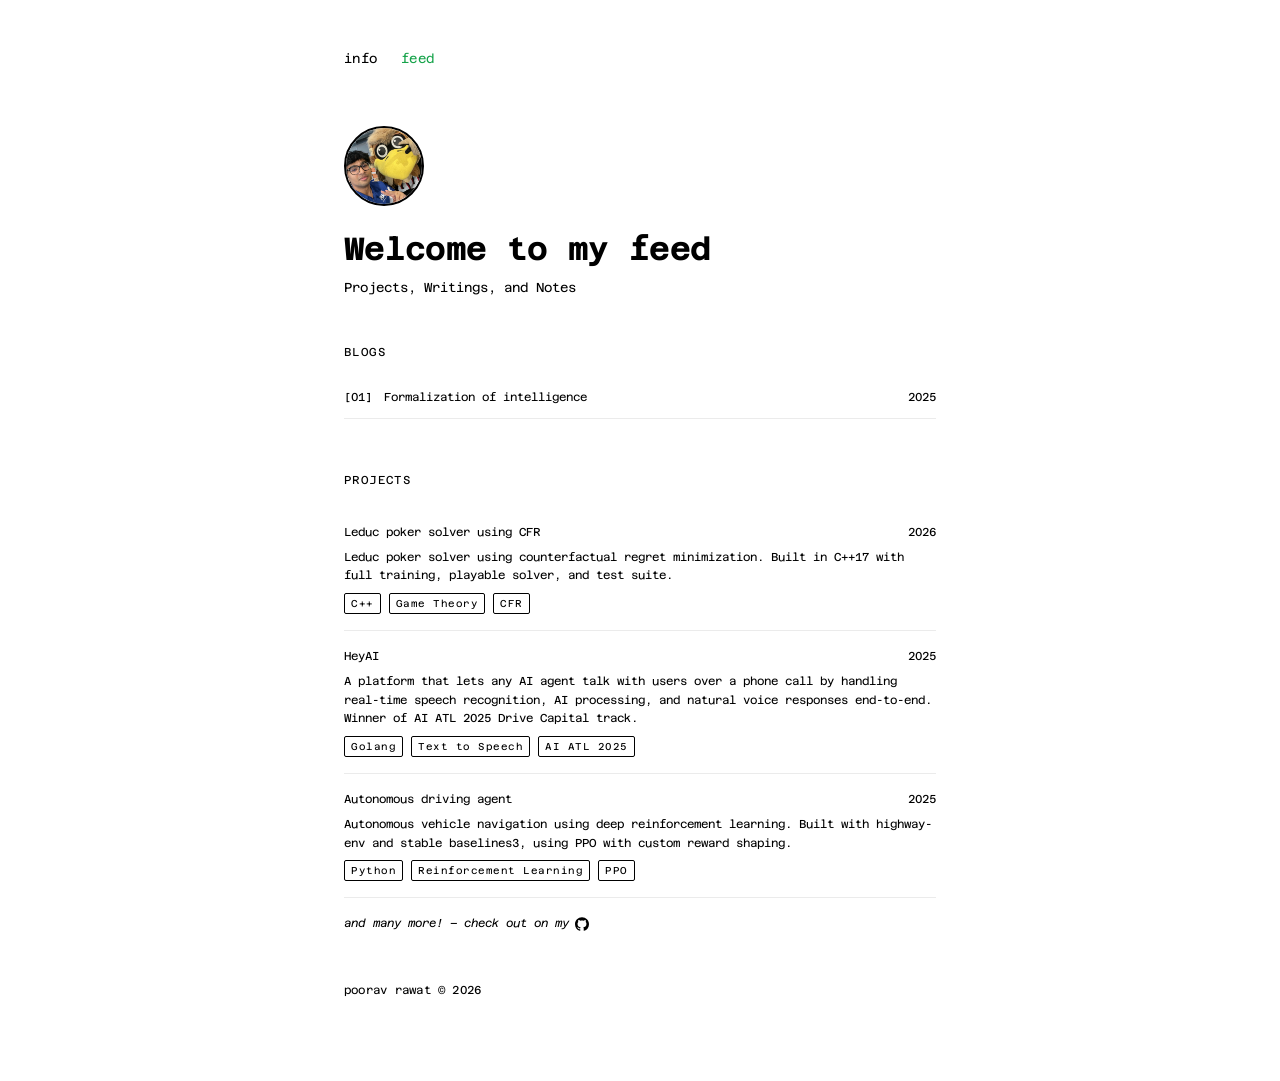
<file: feed.html>
<!DOCTYPE html>
<html lang="en">

<head>
    <meta charset="UTF-8">
    <meta name="viewport" content="width=device-width, initial-scale=1.0">
    <meta name="description" content="Feed — Poorav Rawat's projects, writings, and notes on AI, ML, and systems.">
    <title>feed — poorav rawat</title>

    <!-- Fonts -->
    <link rel="preconnect" href="https://fonts.googleapis.com">
    <link rel="preconnect" href="https://fonts.gstatic.com" crossorigin>
    <link href="https://fonts.googleapis.com/css2?family=Azeret+Mono:wght@300;400;500;700&display=swap"
        rel="stylesheet">

    <!-- Favicon -->
    <link rel="icon" type="image/x-icon" href="assets/favicon_io/favicon.ico">
    <link rel="icon" type="image/png" sizes="32x32" href="assets/favicon_io/favicon-32x32.png">
    <link rel="icon" type="image/png" sizes="16x16" href="assets/favicon_io/favicon-16x16.png">
    <link rel="apple-touch-icon" href="assets/favicon_io/apple-touch-icon.png">
    <link rel="manifest" href="assets/favicon_io/site.webmanifest">

    <!-- Stylesheet -->
    <link rel="stylesheet" href="css/style.css">
</head>

<body>
    <div class="page">

        <!-- Navigation -->
        <nav class="nav" id="nav">
            <a href="index.html" class="nav-link" id="nav-info">info</a>
            <a href="feed.html" class="nav-link active" id="nav-feed">feed</a>
        </nav>

        <!-- Main Content -->
        <main class="main">

            <!-- Profile Image -->
            <div class="profile-container">
                <div class="profile-circle">
                    <img src="assets/profile.jpg" alt="Poorav Rawat">
                </div>
            </div>

            <!-- Hero Name (static on feed) -->
            <h1 class="hero-name" style="margin-bottom: 8px;">Welcome to my feed</h1>
            <div class="hero-sub" style="margin-bottom: 44px;">
                <p>Projects, Writings, and Notes</p>
            </div>

            <!-- Writing / Blog -->
            <section class="writing-section" aria-label="Writing">
                <p class="section-label">Blogs</p>

                <div class="writing-list">
                    <a href="blog-formalization-of-intelligence.html" class="writing-item">
                        <span class="writing-index">[01]</span>
                        <span class="writing-title">Formalization of intelligence</span>
                        <span class="writing-date">2025</span>
                    </a>
                </div>
            </section>

            <!-- Projects -->
            <section class="projects-section" aria-label="Projects">
                <p class="section-label">projects</p>

                <a href="https://github.com/pooravrawat1/Leduc-poker-cfr" target="_blank" rel="noopener noreferrer"
                    class="project-entry">
                    <div class="project-meta">
                        <span class="project-entry-title">Leduc poker solver using CFR</span>
                        <span class="project-entry-year">2026</span>
                    </div>
                    <p class="project-entry-desc">
                        Leduc poker solver using counterfactual regret minimization. Built in C++17 with full training,
                        playable solver, and test suite.
                    </p>
                    <div class="project-tags">
                        <span class="project-tag">C++</span>
                        <span class="project-tag">Game Theory</span>
                        <span class="project-tag">CFR</span>
                    </div>
                </a>

                <a href="https://github.com/ai-atl-dev" target="_blank" rel="noopener noreferrer" class="project-entry">
                    <div class="project-meta">
                        <span class="project-entry-title">HeyAI</span>
                        <span class="project-entry-year">2025</span>
                    </div>
                    <p class="project-entry-desc">
                        A platform that lets any AI agent talk with users over a phone call by handling real-time speech
                        recognition, AI processing, and natural voice responses end-to-end. Winner of AI ATL 2025 Drive
                        Capital track.
                    </p>
                    <div class="project-tags">
                        <span class="project-tag">Golang</span>
                        <span class="project-tag">Text to Speech</span>
                        <span class="project-tag">AI ATL 2025</span>
                    </div>
                </a>

                <a href="https://github.com/pooravrawat1/Highway-RL" target="_blank" rel="noopener noreferrer"
                    class="project-entry">
                    <div class="project-meta">
                        <span class="project-entry-title">Autonomous driving agent</span>
                        <span class="project-entry-year">2025</span>
                    </div>
                    <p class="project-entry-desc">
                        Autonomous vehicle navigation using deep reinforcement learning. Built with highway-env and
                        stable baselines3, using PPO with custom reward shaping.
                    </p>
                    <div class="project-tags">
                        <span class="project-tag">Python</span>
                        <span class="project-tag">Reinforcement Learning</span>
                        <span class="project-tag">PPO</span>
                    </div>
                </a>

                <p class="more-projects">
                    and many more! – check out on my
                    <a href="https://github.com/pooravrawat1" target="_blank" rel="noopener noreferrer"
                        class="github-more-link" title="GitHub">
                        <svg width="14" height="14" viewBox="0 0 24 24" fill="currentColor"
                            style="vertical-align: middle;">
                            <path
                                d="M12 .297c-6.63 0-12 5.373-12 12 0 5.303 3.438 9.8 8.205 11.385.6.113.82-.258.82-.577 0-.285-.01-1.04-.015-2.04-3.338.724-4.042-1.61-4.042-1.61C4.422 18.07 3.633 17.7 3.633 17.7c-1.087-.744.084-.729.084-.729 1.205.084 1.838 1.236 1.838 1.236 1.07 1.835 2.809 1.305 3.495.998.108-.776.417-1.305.76-1.605-2.665-.3-5.466-1.332-5.466-5.93 0-1.31.465-2.38 1.235-3.22-.135-.303-.54-1.523.105-3.176 0 0 1.005-.322 3.3 1.23.96-.267 1.98-.399 3-.405 1.02.006 2.04.138 3 .405 2.28-1.552 3.285-1.23 3.285-1.23.645 1.653.24 2.873.12 3.176.765.84 1.23 1.91 1.23 3.22 0 4.61-2.805 5.625-5.475 5.92.42.36.81 1.096.81 2.22 0 1.606-.015 2.896-.015 3.286 0 .315.21.69.825.57C20.565 22.092 24 17.592 24 12.297c0-6.627-5.373-12-12-12" />
                        </svg>
                    </a>
                </p>
            </section>

        </main>

        <footer class="footer">
            <span>poorav rawat © 2026</span>
        </footer>
    </div>


    <script src="js/main.js"></script>
</body>

</html>
</file>
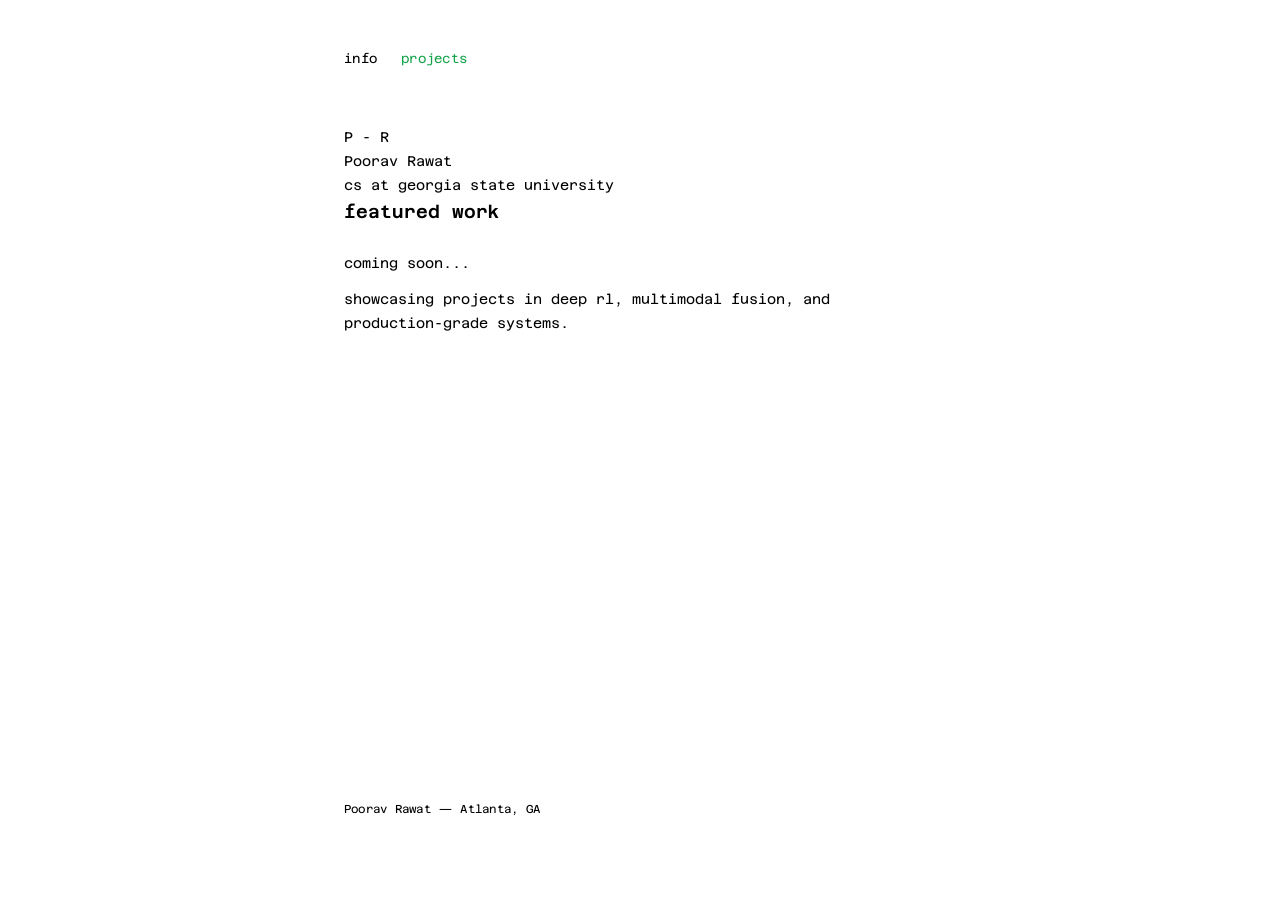
<file: projects.html>
<!DOCTYPE html>
<html lang="en">

<head>
    <meta charset="UTF-8">
    <meta name="viewport" content="width=device-width, initial-scale=1.0">
    <meta name="description" content="Projects by Poorav Rawat on AI, Machine Learning, and Deep RL.">
    <title>projects · poorav rawat</title>

    <!-- System fonts used for SF Pro effect -->

    <!-- Stylesheet -->
    <link rel="stylesheet" href="css/style.css">
</head>

<body>

    <div class="page">
        <!-- Navigation -->
        <nav class="nav">
            <a href="index.html" class="nav-link">info</a>
            <a href="projects.html" class="nav-link active">projects</a>
        </nav>

        <!-- Main Content -->
        <main class="main">
            <!-- Large Initials -->
            <div class="initials">P - R</div>

            <!-- Content Grid -->
            <div class="content-grid">
                <!-- Left Column - Name & Location -->
                <aside class="sidebar">
                    <div class="sidebar-block">
                        <p class="sidebar-name">Poorav Rawat</p>
                        <p class="sidebar-location">cs at georgia state university</p>
                    </div>
                </aside>

                <!-- Right Column - Projects -->
                <div class="content">
                    <!-- Projects Section -->
                    <section class="bio">
                        <h2 style="margin-bottom: 24px; font-size: 18px; font-weight: 600;">featured work</h2>
                        <div class="empty-state">
                            <p style="color: var(--text-muted);">coming soon...</p>
                            <p style="margin-top: 12px; color: var(--text-muted);">
                                showcasing projects in deep rl, multimodal fusion,
                                and production-grade systems.
                            </p>
                        </div>
                    </section>
                </div>
            </div>
        </main>

        <!-- Footer -->
        <footer class="footer">
            <span>Poorav Rawat — Atlanta, GA</span>
        </footer>
    </div>

    <script src="js/main.js"></script>
</body>

</html>
</file>
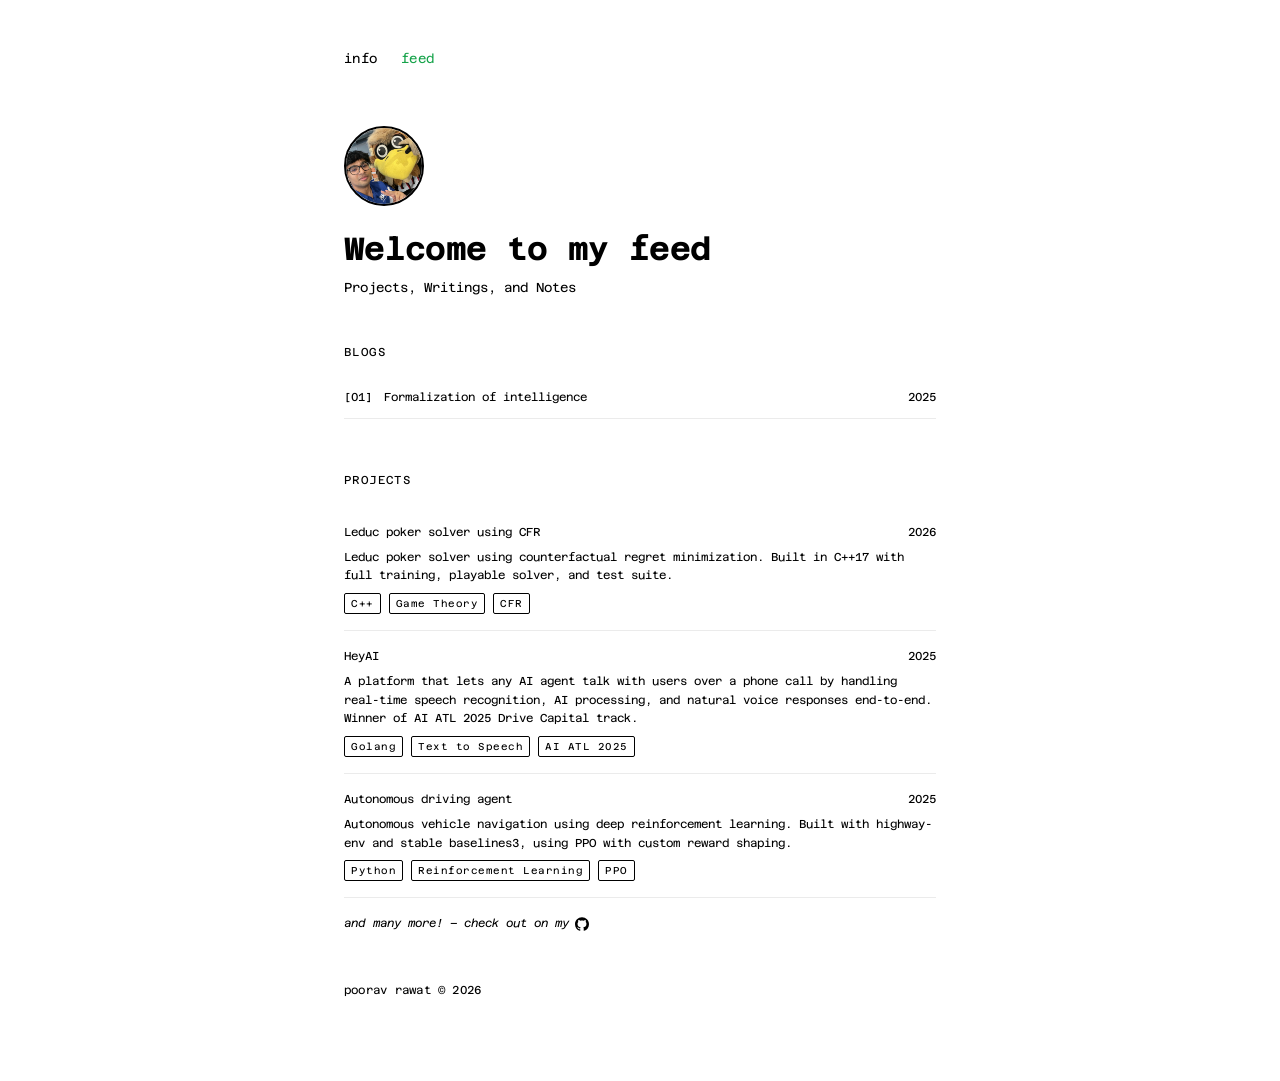
<file: content/feed.html>
<!DOCTYPE html>
<html lang="en">

<head>
    <meta charset="UTF-8">
    <meta name="viewport" content="width=device-width, initial-scale=1.0">
    <meta name="description" content="Feed — Poorav Rawat's projects, writings, and notes on AI, ML, and systems.">
    <title>feed — poorav rawat</title>

    <!-- Fonts -->
    <link rel="preconnect" href="https://fonts.googleapis.com">
    <link rel="preconnect" href="https://fonts.gstatic.com" crossorigin>
    <link href="https://fonts.googleapis.com/css2?family=Azeret+Mono:wght@300;400;500;700&display=swap"
        rel="stylesheet">

    <!-- Favicon -->
    <link rel="icon" type="image/x-icon" href="../assets/favicon_io/favicon.ico">
    <link rel="icon" type="image/png" sizes="32x32" href="../assets/favicon_io/favicon-32x32.png">
    <link rel="icon" type="image/png" sizes="16x16" href="../assets/favicon_io/favicon-16x16.png">
    <link rel="apple-touch-icon" href="../assets/favicon_io/apple-touch-icon.png">
    <link rel="manifest" href="../assets/favicon_io/site.webmanifest">

    <!-- Stylesheet -->
    <link rel="stylesheet" href="../css/style.css">
</head>

<body>
    <div class="page">

        <!-- Navigation -->
        <nav class="nav" id="nav">
            <a href="index.html" class="nav-link" id="nav-info">info</a>
            <a href="feed.html" class="nav-link active" id="nav-feed">feed</a>
        </nav>

        <!-- Main Content -->
        <main class="main">

            <!-- Profile Image -->
            <div class="profile-container">
                <div class="profile-circle">
                    <img src="../assets/profile.jpg" alt="Poorav Rawat">
                </div>
            </div>

            <!-- Hero Name (static on feed) -->
            <h1 class="hero-name" style="margin-bottom: 8px;">Welcome to my feed</h1>
            <div class="hero-sub" style="margin-bottom: 44px;">
                <p>Projects, Writings, and Notes</p>
            </div>

            <!-- Writing / Blog -->
            <section class="writing-section" aria-label="Writing">
                <p class="section-label">Blogs</p>

                <div class="writing-list">
                    <a href="blogs/blog-formalization-of-intelligence.html" class="writing-item">
                        <span class="writing-index">[01]</span>
                        <span class="writing-title">Formalization of intelligence</span>
                        <span class="writing-date">2025</span>
                    </a>
                </div>
            </section>

            <!-- Projects -->
            <section class="projects-section" aria-label="Projects">
                <p class="section-label">projects</p>

                <a href="https://github.com/pooravrawat1/Leduc-poker-cfr" target="_blank" rel="noopener noreferrer"
                    class="project-entry">
                    <div class="project-meta">
                        <span class="project-entry-title">Leduc poker solver using CFR</span>
                        <span class="project-entry-year">2026</span>
                    </div>
                    <p class="project-entry-desc">
                        Leduc poker solver using counterfactual regret minimization. Built in C++17 with full training,
                        playable solver, and test suite.
                    </p>
                    <div class="project-tags">
                        <span class="project-tag">C++</span>
                        <span class="project-tag">Game Theory</span>
                        <span class="project-tag">CFR</span>
                    </div>
                </a>

                <a href="https://github.com/ai-atl-dev" target="_blank" rel="noopener noreferrer" class="project-entry">
                    <div class="project-meta">
                        <span class="project-entry-title">HeyAI</span>
                        <span class="project-entry-year">2025</span>
                    </div>
                    <p class="project-entry-desc">
                        A platform that lets any AI agent talk with users over a phone call by handling real-time speech
                        recognition, AI processing, and natural voice responses end-to-end. Winner of AI ATL 2025 Drive
                        Capital track.
                    </p>
                    <div class="project-tags">
                        <span class="project-tag">Golang</span>
                        <span class="project-tag">Text to Speech</span>
                        <span class="project-tag">AI ATL 2025</span>
                    </div>
                </a>

                <a href="https://github.com/pooravrawat1/Highway-RL" target="_blank" rel="noopener noreferrer"
                    class="project-entry">
                    <div class="project-meta">
                        <span class="project-entry-title">Autonomous driving agent</span>
                        <span class="project-entry-year">2025</span>
                    </div>
                    <p class="project-entry-desc">
                        Autonomous vehicle navigation using deep reinforcement learning. Built with highway-env and
                        stable baselines3, using PPO with custom reward shaping.
                    </p>
                    <div class="project-tags">
                        <span class="project-tag">Python</span>
                        <span class="project-tag">Reinforcement Learning</span>
                        <span class="project-tag">PPO</span>
                    </div>
                </a>

                <p class="more-projects">
                    and many more! – check out on my
                    <a href="https://github.com/pooravrawat1" target="_blank" rel="noopener noreferrer"
                        class="github-more-link" title="GitHub">
                        <svg width="14" height="14" viewBox="0 0 24 24" fill="currentColor"
                            style="vertical-align: middle;">
                            <path
                                d="M12 .297c-6.63 0-12 5.373-12 12 0 5.303 3.438 9.8 8.205 11.385.6.113.82-.258.82-.577 0-.285-.01-1.04-.015-2.04-3.338.724-4.042-1.61-4.042-1.61C4.422 18.07 3.633 17.7 3.633 17.7c-1.087-.744.084-.729.084-.729 1.205.084 1.838 1.236 1.838 1.236 1.07 1.835 2.809 1.305 3.495.998.108-.776.417-1.305.76-1.605-2.665-.3-5.466-1.332-5.466-5.93 0-1.31.465-2.38 1.235-3.22-.135-.303-.54-1.523.105-3.176 0 0 1.005-.322 3.3 1.23.96-.267 1.98-.399 3-.405 1.02.006 2.04.138 3 .405 2.28-1.552 3.285-1.23 3.285-1.23.645 1.653.24 2.873.12 3.176.765.84 1.23 1.91 1.23 3.22 0 4.61-2.805 5.625-5.475 5.92.42.36.81 1.096.81 2.22 0 1.606-.015 2.896-.015 3.286 0 .315.21.69.825.57C20.565 22.092 24 17.592 24 12.297c0-6.627-5.373-12-12-12" />
                        </svg>
                    </a>
                </p>
            </section>

        </main>

        <footer class="footer">
            <span>poorav rawat © 2026</span>
        </footer>
    </div>


    <script src="../js/main.js"></script>
</body>

</html>
</file>
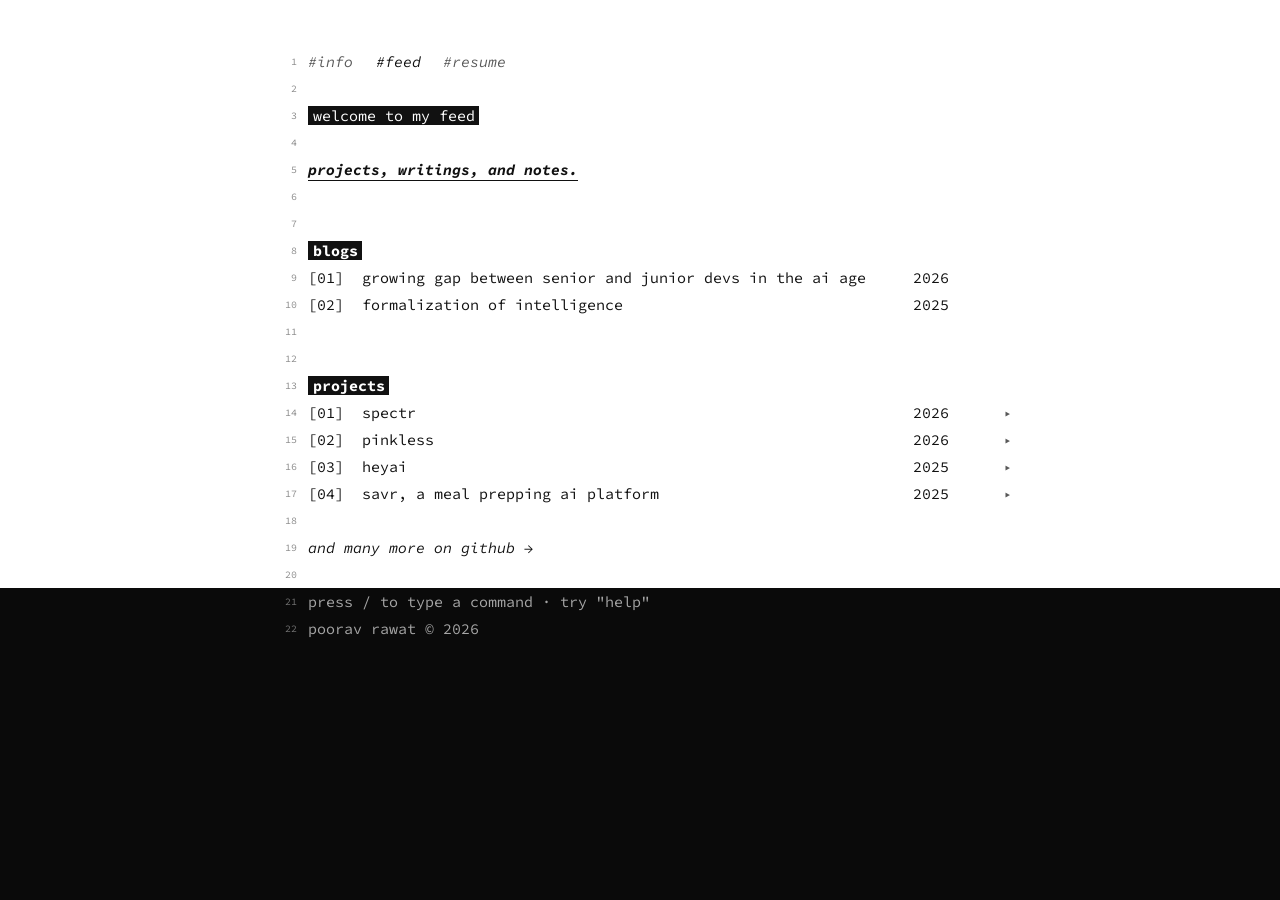
<file: public/feed.html>
<!DOCTYPE html>
<html lang="en">

<head>
    <meta charset="UTF-8">
    <meta name="viewport" content="width=device-width, initial-scale=1.0">
    <meta name="description" content="Feed — Poorav Rawat's projects, writings, and notes on AI, ML, and systems.">
    <title>feed — poorav rawat</title>

    <!-- SEO -->
    <link rel="canonical" href="https://pooravrawat.vercel.app/feed">
    <meta property="og:type" content="website">
    <meta property="og:site_name" content="Poorav Rawat">
    <meta property="og:title" content="feed — poorav rawat">
    <meta property="og:description" content="Feed — Poorav Rawat's projects, writings, and notes on AI, ML, and systems.">
    <meta property="og:url" content="https://pooravrawat.vercel.app/feed">
    <meta property="og:image" content="https://pooravrawat.vercel.app/assets/profile.jpg">
    <meta name="twitter:card" content="summary">
    <meta name="twitter:title" content="feed — poorav rawat">
    <meta name="twitter:description" content="Feed — Poorav Rawat's projects, writings, and notes on AI, ML, and systems.">
    <meta name="twitter:image" content="https://pooravrawat.vercel.app/assets/profile.jpg">

    <!-- Fonts -->
    <link rel="preconnect" href="https://fonts.googleapis.com">
    <link rel="preconnect" href="https://fonts.gstatic.com" crossorigin>
    <link href="https://fonts.googleapis.com/css2?family=Source+Code+Pro&display=swap" rel="stylesheet">

    <!-- Favicon -->
    <link rel="icon" type="image/x-icon" href="assets/favicon_io/favicon.ico">
    <link rel="icon" type="image/png" sizes="32x32" href="assets/favicon_io/favicon-32x32.png">
    <link rel="icon" type="image/png" sizes="16x16" href="assets/favicon_io/favicon-16x16.png">
    <link rel="apple-touch-icon" href="assets/favicon_io/apple-touch-icon.png">
    <link rel="manifest" href="assets/favicon_io/site.webmanifest">

    <!-- Stylesheet -->
    <link rel="stylesheet" href="css/style.css">
</head>

<body>
<main class="doc">
<div class="sheet">

  <div class="l"><nav class="nav" aria-label="Site"><a href="index.html">info</a><a href="feed.html" aria-current="page">feed</a><a href="assets/Poorav_Rawat_Resume.pdf" target="_blank" rel="noopener noreferrer">resume</a></nav></div>
  <div class="l"></div>
  <div class="l notice heading-row"><h1>Welcome to my feed</h1></div>
  <div class="l"></div>
  <div class="l notice tagline"><p><span class="ul">Projects, writings, and notes.</span></p></div>
  <div class="l"></div>
  <div class="l"></div>
  <div class="l section-heading heading-row"><h2>Blogs</h2></div>
  <a class="l kv3 row-link" href="blogs/sre-internship-blog.html"><span>[01]</span><span><span class="t">Growing gap between senior and junior devs in the AI age</span></span><span>2026</span></a>
  <a class="l kv3 row-link" href="blogs/blog-formalization-of-intelligence.html"><span>[02]</span><span><span class="t">Formalization of intelligence</span></span><span>2025</span></a>
  <div class="l"></div>
</div>

<div class="sheet">
  <section aria-label="Projects">
  <div class="l"></div>
  <div class="l section-heading heading-row"><h2>Projects</h2></div>
    <div class="l kv3 flush"><span>[01]</span><span><button class="toggle" type="button" aria-expanded="false" aria-controls="proj-1">Spectr<span class="mk" aria-hidden="true">▸</span></button></span><span>2026</span></div>
    <div class="l notice muted detail proj-detail" id="proj-1" hidden><p>Your computer, on call. Text, call, or FaceTime Spectr and it takes over your Mac, clicking and typing through the task while you watch it live from your phone.</p><span class="proj-links"><a href="https://github.com/Spectr-Agent/Spectr" target="_blank" rel="noopener noreferrer" aria-label="GitHub"><svg viewBox="0 0 16 16" aria-hidden="true"><path d="M8 0C3.58 0 0 3.58 0 8c0 3.54 2.29 6.53 5.47 7.59.4.07.55-.17.55-.38 0-.19-.01-.82-.01-1.49-2.01.37-2.53-.49-2.69-.94-.09-.23-.48-.94-.82-1.13-.28-.15-.68-.52-.01-.53.63-.01 1.08.58 1.23.82.72 1.21 1.87.87 2.33.66.07-.52.28-.87.51-1.07-1.78-.2-3.64-.89-3.64-3.95 0-.87.31-1.59.82-2.15-.08-.2-.36-1.02.08-2.12 0 0 .67-.21 2.2.82.64-.18 1.32-.27 2-.27.68 0 1.36.09 2 .27 1.53-1.04 2.2-.82 2.2-.82.44 1.1.16 1.92.08 2.12.51.56.82 1.27.82 2.15 0 3.07-1.87 3.75-3.65 3.95.29.25.54.73.54 1.48 0 1.07-.01 1.93-.01 2.2 0 .21.15.46.55.38A8.013 8.013 0 0016 8c0-4.42-3.58-8-8-8z"/></svg></a><a href="https://devpost.com/software/spectr-wxj3hd" target="_blank" rel="noopener noreferrer" aria-label="Devpost"><svg viewBox="0 0 24 24" aria-hidden="true"><path d="M6.002 1.61 0 12.004 6.002 22.39h11.996L24 12.004 17.998 1.61zm1.593 4.084h3.947c3.605 0 6.276 1.695 6.276 6.31 0 4.436-3.21 6.302-6.456 6.302H7.595zm2.517 2.449v7.714h1.241c2.646 0 3.862-1.55 3.862-3.861.009-2.569-1.096-3.853-3.767-3.853z"/></svg></a><a href="https://www.linkedin.com/feed/update/urn:li:activity:7528893149386117120/" target="_blank" rel="noopener noreferrer" aria-label="LinkedIn post"><svg viewBox="0 0 24 24" aria-hidden="true"><path d="M20.447 20.452h-3.554v-5.569c0-1.328-.027-3.037-1.852-3.037-1.853 0-2.136 1.445-2.136 2.939v5.667H9.351V9h3.414v1.561h.046c.477-.9 1.637-1.85 3.37-1.85 3.601 0 4.267 2.37 4.267 5.455v6.286zM5.337 7.433c-1.144 0-2.063-.926-2.063-2.065 0-1.138.92-2.063 2.063-2.063 1.14 0 2.064.925 2.064 2.063 0 1.139-.925 2.065-2.064 2.065zm1.782 13.019H3.555V9h3.564v11.452zM22.225 0H1.771C.792 0 0 .774 0 1.729v20.542C0 23.227.792 24 1.771 24h20.451C23.2 24 24 23.227 24 22.271V1.729C24 .774 23.2 0 22.222 0h.003z"/></svg></a></span></div>
    <div class="l kv3 flush"><span>[02]</span><span><button class="toggle" type="button" aria-expanded="false" aria-controls="proj-2">Pinkless<span class="mk" aria-hidden="true">▸</span></button></span><span>2026</span></div>
    <div class="l notice muted detail proj-detail" id="proj-2" hidden><p>Chrome extension and marketplace that compare reviewed products and show lower-priced men's or neutral alternatives at the same Kroger store.</p><span class="proj-links"><a href="https://github.com/jsberesford/Pinkless" target="_blank" rel="noopener noreferrer" aria-label="GitHub"><svg viewBox="0 0 16 16" aria-hidden="true"><path d="M8 0C3.58 0 0 3.58 0 8c0 3.54 2.29 6.53 5.47 7.59.4.07.55-.17.55-.38 0-.19-.01-.82-.01-1.49-2.01.37-2.53-.49-2.69-.94-.09-.23-.48-.94-.82-1.13-.28-.15-.68-.52-.01-.53.63-.01 1.08.58 1.23.82.72 1.21 1.87.87 2.33.66.07-.52.28-.87.51-1.07-1.78-.2-3.64-.89-3.64-3.95 0-.87.31-1.59.82-2.15-.08-.2-.36-1.02.08-2.12 0 0 .67-.21 2.2.82.64-.18 1.32-.27 2-.27.68 0 1.36.09 2 .27 1.53-1.04 2.2-.82 2.2-.82.44 1.1.16 1.92.08 2.12.51.56.82 1.27.82 2.15 0 3.07-1.87 3.75-3.65 3.95.29.25.54.73.54 1.48 0 1.07-.01 1.93-.01 2.2 0 .21.15.46.55.38A8.013 8.013 0 0016 8c0-4.42-3.58-8-8-8z"/></svg></a><a href="https://devpost.com/software/pinkless" target="_blank" rel="noopener noreferrer" aria-label="Devpost"><svg viewBox="0 0 24 24" aria-hidden="true"><path d="M6.002 1.61 0 12.004 6.002 22.39h11.996L24 12.004 17.998 1.61zm1.593 4.084h3.947c3.605 0 6.276 1.695 6.276 6.31 0 4.436-3.21 6.302-6.456 6.302H7.595zm2.517 2.449v7.714h1.241c2.646 0 3.862-1.55 3.862-3.861.009-2.569-1.096-3.853-3.767-3.853z"/></svg></a><a href="https://www.linkedin.com/posts/pooravrawat_still-buzzing-our-team-won-hackhers-2026-activity-7507875709135147008-Rrf1" target="_blank" rel="noopener noreferrer" aria-label="LinkedIn post"><svg viewBox="0 0 24 24" aria-hidden="true"><path d="M20.447 20.452h-3.554v-5.569c0-1.328-.027-3.037-1.852-3.037-1.853 0-2.136 1.445-2.136 2.939v5.667H9.351V9h3.414v1.561h.046c.477-.9 1.637-1.85 3.37-1.85 3.601 0 4.267 2.37 4.267 5.455v6.286zM5.337 7.433c-1.144 0-2.063-.926-2.063-2.065 0-1.138.92-2.063 2.063-2.063 1.14 0 2.064.925 2.064 2.063 0 1.139-.925 2.065-2.064 2.065zm1.782 13.019H3.555V9h3.564v11.452zM22.225 0H1.771C.792 0 0 .774 0 1.729v20.542C0 23.227.792 24 1.771 24h20.451C23.2 24 24 23.227 24 22.271V1.729C24 .774 23.2 0 22.222 0h.003z"/></svg></a></span></div>
    <div class="l kv3 flush"><span>[03]</span><span><button class="toggle" type="button" aria-expanded="false" aria-controls="proj-3">HeyAI<span class="mk" aria-hidden="true">▸</span></button></span><span>2025</span></div>
    <div class="l notice muted detail proj-detail" id="proj-3" hidden><p>A platform that lets any AI agent talk with users over a phone call by handling real-time speech recognition, AI processing, and natural voice responses end-to-end. Winner of AI ATL 2025 Drive Capital track.</p><span class="proj-links"><a href="https://github.com/ai-atl-dev" target="_blank" rel="noopener noreferrer" aria-label="GitHub"><svg viewBox="0 0 16 16" aria-hidden="true"><path d="M8 0C3.58 0 0 3.58 0 8c0 3.54 2.29 6.53 5.47 7.59.4.07.55-.17.55-.38 0-.19-.01-.82-.01-1.49-2.01.37-2.53-.49-2.69-.94-.09-.23-.48-.94-.82-1.13-.28-.15-.68-.52-.01-.53.63-.01 1.08.58 1.23.82.72 1.21 1.87.87 2.33.66.07-.52.28-.87.51-1.07-1.78-.2-3.64-.89-3.64-3.95 0-.87.31-1.59.82-2.15-.08-.2-.36-1.02.08-2.12 0 0 .67-.21 2.2.82.64-.18 1.32-.27 2-.27.68 0 1.36.09 2 .27 1.53-1.04 2.2-.82 2.2-.82.44 1.1.16 1.92.08 2.12.51.56.82 1.27.82 2.15 0 3.07-1.87 3.75-3.65 3.95.29.25.54.73.54 1.48 0 1.07-.01 1.93-.01 2.2 0 .21.15.46.55.38A8.013 8.013 0 0016 8c0-4.42-3.58-8-8-8z"/></svg></a><a href="https://devpost.com/software/heyai-dgbk7j" target="_blank" rel="noopener noreferrer" aria-label="Devpost"><svg viewBox="0 0 24 24" aria-hidden="true"><path d="M6.002 1.61 0 12.004 6.002 22.39h11.996L24 12.004 17.998 1.61zm1.593 4.084h3.947c3.605 0 6.276 1.695 6.276 6.31 0 4.436-3.21 6.302-6.456 6.302H7.595zm2.517 2.449v7.714h1.241c2.646 0 3.862-1.55 3.862-3.861.009-2.569-1.096-3.853-3.767-3.853z"/></svg></a><a href="https://www.linkedin.com/posts/pooravrawat_aiatl-hackathon-heyai-ugcPost-7394093489417768960-rWR-/" target="_blank" rel="noopener noreferrer" aria-label="LinkedIn post"><svg viewBox="0 0 24 24" aria-hidden="true"><path d="M20.447 20.452h-3.554v-5.569c0-1.328-.027-3.037-1.852-3.037-1.853 0-2.136 1.445-2.136 2.939v5.667H9.351V9h3.414v1.561h.046c.477-.9 1.637-1.85 3.37-1.85 3.601 0 4.267 2.37 4.267 5.455v6.286zM5.337 7.433c-1.144 0-2.063-.926-2.063-2.065 0-1.138.92-2.063 2.063-2.063 1.14 0 2.064.925 2.064 2.063 0 1.139-.925 2.065-2.064 2.065zm1.782 13.019H3.555V9h3.564v11.452zM22.225 0H1.771C.792 0 0 .774 0 1.729v20.542C0 23.227.792 24 1.771 24h20.451C23.2 24 24 23.227 24 22.271V1.729C24 .774 23.2 0 22.222 0h.003z"/></svg></a></span></div>
    <div class="l kv3 flush"><span>[04]</span><span><button class="toggle" type="button" aria-expanded="false" aria-controls="proj-4">Savr, a meal prepping AI platform<span class="mk" aria-hidden="true">▸</span></button></span><span>2025</span></div>
    <div class="l notice muted detail proj-detail" id="proj-4" hidden><p>An AI platform to analyze your groceries, preferences, and goals for effortless nutrition. Built entirely on AWS.</p><span class="proj-links"><a href="https://github.com/pooravrawat1/savr.ai" target="_blank" rel="noopener noreferrer" aria-label="GitHub"><svg viewBox="0 0 16 16" aria-hidden="true"><path d="M8 0C3.58 0 0 3.58 0 8c0 3.54 2.29 6.53 5.47 7.59.4.07.55-.17.55-.38 0-.19-.01-.82-.01-1.49-2.01.37-2.53-.49-2.69-.94-.09-.23-.48-.94-.82-1.13-.28-.15-.68-.52-.01-.53.63-.01 1.08.58 1.23.82.72 1.21 1.87.87 2.33.66.07-.52.28-.87.51-1.07-1.78-.2-3.64-.89-3.64-3.95 0-.87.31-1.59.82-2.15-.08-.2-.36-1.02.08-2.12 0 0 .67-.21 2.2.82.64-.18 1.32-.27 2-.27.68 0 1.36.09 2 .27 1.53-1.04 2.2-.82 2.2-.82.44 1.1.16 1.92.08 2.12.51.56.82 1.27.82 2.15 0 3.07-1.87 3.75-3.65 3.95.29.25.54.73.54 1.48 0 1.07-.01 1.93-.01 2.2 0 .21.15.46.55.38A8.013 8.013 0 0016 8c0-4.42-3.58-8-8-8z"/></svg></a><a href="https://devpost.com/software/teamsavr" target="_blank" rel="noopener noreferrer" aria-label="Devpost"><svg viewBox="0 0 24 24" aria-hidden="true"><path d="M6.002 1.61 0 12.004 6.002 22.39h11.996L24 12.004 17.998 1.61zm1.593 4.084h3.947c3.605 0 6.276 1.695 6.276 6.31 0 4.436-3.21 6.302-6.456 6.302H7.595zm2.517 2.449v7.714h1.241c2.646 0 3.862-1.55 3.862-3.861.009-2.569-1.096-3.853-3.767-3.853z"/></svg></a><a href="https://www.linkedin.com/posts/pooravrawat_awshackathon-aiagent-amazonbedrock-activity-7387229287172501504-sniV" target="_blank" rel="noopener noreferrer" aria-label="LinkedIn post"><svg viewBox="0 0 24 24" aria-hidden="true"><path d="M20.447 20.452h-3.554v-5.569c0-1.328-.027-3.037-1.852-3.037-1.853 0-2.136 1.445-2.136 2.939v5.667H9.351V9h3.414v1.561h.046c.477-.9 1.637-1.85 3.37-1.85 3.601 0 4.267 2.37 4.267 5.455v6.286zM5.337 7.433c-1.144 0-2.063-.926-2.063-2.065 0-1.138.92-2.063 2.063-2.063 1.14 0 2.064.925 2.064 2.063 0 1.139-.925 2.065-2.064 2.065zm1.782 13.019H3.555V9h3.564v11.452zM22.225 0H1.771C.792 0 0 .774 0 1.729v20.542C0 23.227.792 24 1.771 24h20.451C23.2 24 24 23.227 24 22.271V1.729C24 .774 23.2 0 22.222 0h.003z"/></svg></a></span></div>
    <div class="l"></div>
    <div class="l"><span><a href="https://github.com/pooravrawat1" target="_blank" rel="noopener noreferrer" style="font-style:italic">and many more on github <span class="arr" aria-hidden="true">&rarr;</span></a></span></div>
  </section>
</div>

<div class="sheet">
  <div class="l pre-foot"></div>
</div>
<div class="site-footer">
<div class="sheet">
  <div class="l command-hint muted"><span>press / to type a command · try "help"</span></div>
  <footer class="l foot"><span>Poorav Rawat &copy; 2026</span></footer>
</div>
</div>
</main>

<script src="js/main.js"></script>
</body>

</html>
</file>
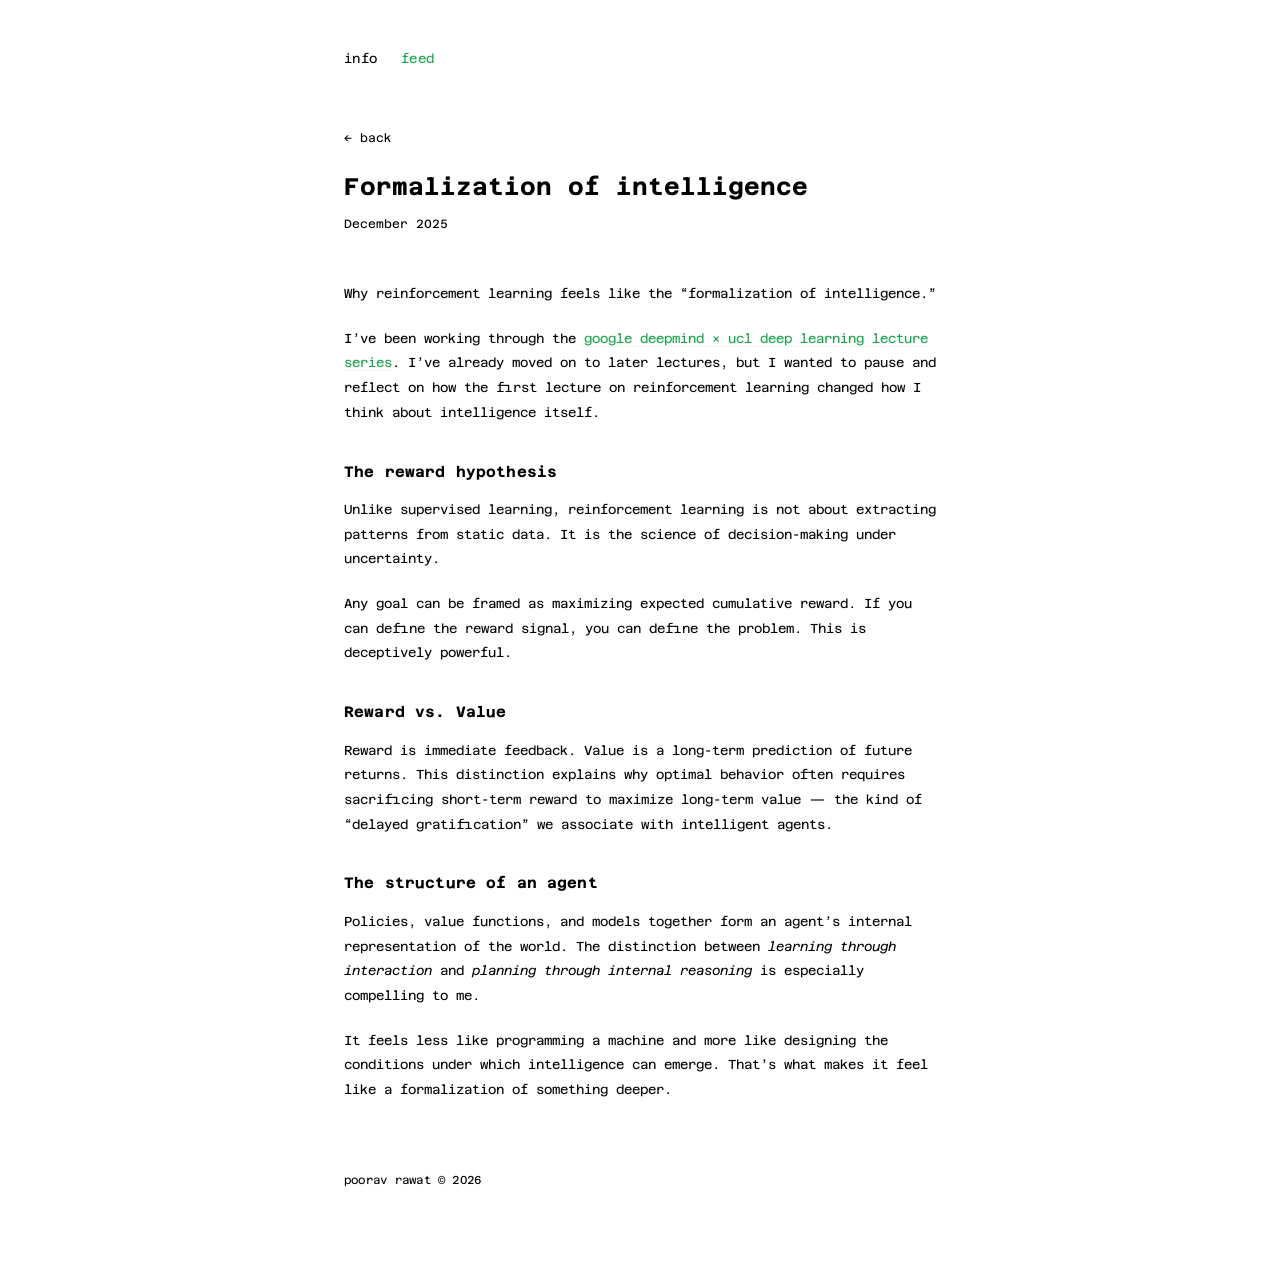
<file: content/blogs/blog-formalization-of-intelligence.html>
<!DOCTYPE html>
<html lang="en">

<head>
    <meta charset="UTF-8">
    <meta name="viewport" content="width=device-width, initial-scale=1.0">
    <meta name="description"
        content="Formalization of Intelligence — why reinforcement learning feels like the formalization of intelligence. By Poorav Rawat.">
    <title>Formalization of intelligence · poorav rawat</title>

    <!-- Fonts -->
    <link rel="preconnect" href="https://fonts.googleapis.com">
    <link rel="preconnect" href="https://fonts.gstatic.com" crossorigin>
    <link href="https://fonts.googleapis.com/css2?family=Azeret+Mono:wght@300;400;500;700&display=swap"
        rel="stylesheet">

    <!-- Favicon -->
    <link rel="icon" type="image/x-icon" href="../../assets/favicon_io/favicon.ico">
    <link rel="icon" type="image/png" sizes="32x32" href="../../assets/favicon_io/favicon-32x32.png">
    <link rel="icon" type="image/png" sizes="16x16" href="../../assets/favicon_io/favicon-16x16.png">
    <link rel="apple-touch-icon" href="../../assets/favicon_io/apple-touch-icon.png">
    <link rel="manifest" href="../../assets/favicon_io/site.webmanifest">

    <!-- Stylesheet -->
    <link rel="stylesheet" href="../../css/style.css">
</head>

<body>
    <div class="page">

        <!-- Navigation -->
        <nav class="nav" id="nav">
            <a href="../index.html" class="nav-link" id="nav-info">info</a>
            <a href="../feed.html" class="nav-link active" id="nav-feed">feed</a>
        </nav>

        <!-- Main Content -->
        <main class="main">

            <!-- Blog Header -->
            <div class="blog-header">
                <a href="../feed.html" class="blog-back">← back</a>
                <h1 class="blog-title">Formalization of intelligence</h1>
                <p class="blog-date">December 2025</p>
            </div>

            <!-- Blog Body -->
            <article class="blog-body">
                <p>
                    Why reinforcement learning feels like the &ldquo;formalization of intelligence.&rdquo;
                </p>
                <p>
                    I&rsquo;ve been working through the
                    <a href="https://www.youtube.com/playlist?list=PLqYmG7hTraZDVH599EItlEWsUOsJbAodm" target="_blank"
                        rel="noopener noreferrer">google deepmind × ucl deep learning lecture series</a>.
                    I&rsquo;ve already moved on to later lectures, but I wanted to pause and reflect on
                    how the first lecture on reinforcement learning changed how I think about intelligence itself.
                </p>

                <h2>The reward hypothesis</h2>
                <p>
                    Unlike supervised learning, reinforcement learning is not about extracting patterns from
                    static data. It is the science of decision-making under uncertainty.
                </p>
                <p>
                    Any goal can be framed as maximizing expected cumulative reward. If you can define
                    the reward signal, you can define the problem. This is deceptively powerful.
                </p>

                <h2>Reward vs. Value</h2>
                <p>
                    Reward is immediate feedback. Value is a long-term prediction of future returns.
                    This distinction explains why optimal behavior often requires sacrificing short-term
                    reward to maximize long-term value — the kind of &ldquo;delayed gratification&rdquo; we associate
                    with intelligent agents.
                </p>

                <h2>The structure of an agent</h2>
                <p>
                    Policies, value functions, and models together form an agent&rsquo;s internal representation
                    of the world. The distinction between <em>learning through interaction</em> and
                    <em>planning through internal reasoning</em> is especially compelling to me.
                </p>
                <p>
                    It feels less like programming a machine and more like designing the conditions
                    under which intelligence can emerge. That&rsquo;s what makes it feel like a formalization
                    of something deeper.
                </p>
            </article>

        </main>

        <!-- Footer -->
        <footer class="footer">
            <span>poorav rawat © 2026</span>
        </footer>
    </div>


    <script src="../../js/main.js"></script>
</body>

</html>
</file>
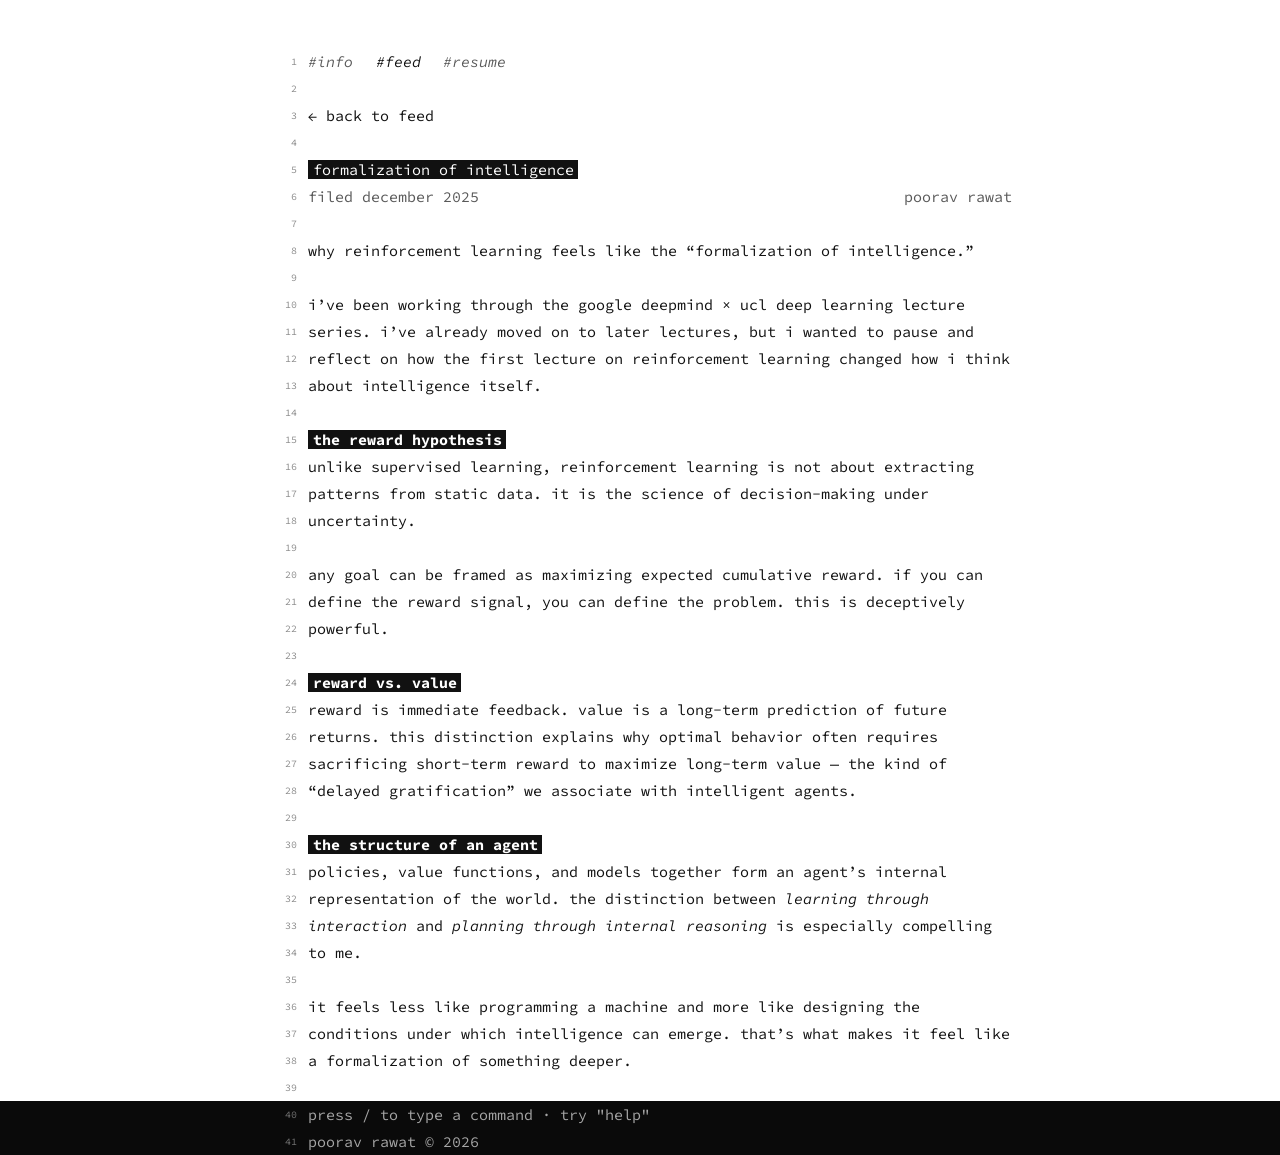
<file: public/blogs/blog-formalization-of-intelligence.html>
<!DOCTYPE html>
<html lang="en">

<head>
    <meta charset="UTF-8">
    <meta name="viewport" content="width=device-width, initial-scale=1.0">
    <meta name="description" content="Why reinforcement learning feels like the formalization of intelligence — notes from the DeepMind × UCL lecture series.">
    <title>Formalization of intelligence · poorav rawat</title>

    <!-- SEO -->
    <link rel="canonical" href="https://pooravrawat.vercel.app/blogs/blog-formalization-of-intelligence">
    <meta property="og:type" content="article">
    <meta property="og:site_name" content="Poorav Rawat">
    <meta property="og:title" content="Formalization of intelligence · poorav rawat">
    <meta property="og:description" content="Why reinforcement learning feels like the formalization of intelligence — notes from the DeepMind × UCL lecture series.">
    <meta property="og:url" content="https://pooravrawat.vercel.app/blogs/blog-formalization-of-intelligence">
    <meta property="og:image" content="https://pooravrawat.vercel.app/assets/profile.jpg">
    <meta name="twitter:card" content="summary">
    <meta name="twitter:title" content="Formalization of intelligence · poorav rawat">
    <meta name="twitter:description" content="Why reinforcement learning feels like the formalization of intelligence — notes from the DeepMind × UCL lecture series.">
    <meta name="twitter:image" content="https://pooravrawat.vercel.app/assets/profile.jpg">

    <!-- Fonts -->
    <link rel="preconnect" href="https://fonts.googleapis.com">
    <link rel="preconnect" href="https://fonts.gstatic.com" crossorigin>
    <link href="https://fonts.googleapis.com/css2?family=Source+Code+Pro&display=swap" rel="stylesheet">

    <!-- Favicon -->
    <link rel="icon" type="image/x-icon" href="../assets/favicon_io/favicon.ico">
    <link rel="icon" type="image/png" sizes="32x32" href="../assets/favicon_io/favicon-32x32.png">
    <link rel="icon" type="image/png" sizes="16x16" href="../assets/favicon_io/favicon-16x16.png">
    <link rel="apple-touch-icon" href="../assets/favicon_io/apple-touch-icon.png">
    <link rel="manifest" href="../assets/favicon_io/site.webmanifest">

    <!-- Stylesheet -->
    <link rel="stylesheet" href="../css/style.css">
</head>

<body>
<main class="doc">
<div class="sheet">

  <div class="l"><nav class="nav" aria-label="Site"><a href="../index.html">info</a><a href="../feed.html" aria-current="page">feed</a><a href="../assets/Poorav_Rawat_Resume.pdf" target="_blank" rel="noopener noreferrer">resume</a></nav></div>
  <div class="l"></div>
  <div class="l caps"><span><a href="../feed.html">&larr; Back to feed</a></span></div>
  <div class="l"></div>
  <div class="l heading-row"><h1>Formalization of intelligence</h1></div>
  <div class="l caps muted"><span>Filed December 2025</span><span>Poorav Rawat</span></div>
  <div class="l"></div>
  <article class="prose">
    <div class="l"><p>Why reinforcement learning feels like the &ldquo;formalization of intelligence.&rdquo;</p></div>
    <div class="l"></div>
    <div class="l"><p>I&rsquo;ve been working through the <a href="https://www.youtube.com/playlist?list=PLqYmG7hTraZDVH599EItlEWsUOsJbAodm" target="_blank" rel="noopener noreferrer">google deepmind × ucl deep learning lecture series</a>. I&rsquo;ve already moved on to later lectures, but I wanted to pause and reflect on how the first lecture on reinforcement learning changed how I think about intelligence itself.</p></div>
    <div class="l"></div>
    <div class="l heading-row"><h2>The reward hypothesis</h2></div>
    <div class="l"><p>Unlike supervised learning, reinforcement learning is not about extracting patterns from static data. It is the science of decision-making under uncertainty.</p></div>
    <div class="l"></div>
    <div class="l"><p>Any goal can be framed as maximizing expected cumulative reward. If you can define the reward signal, you can define the problem. This is deceptively powerful.</p></div>
    <div class="l"></div>
    <div class="l heading-row"><h2>Reward vs. Value</h2></div>
    <div class="l"><p>Reward is immediate feedback. Value is a long-term prediction of future returns. This distinction explains why optimal behavior often requires sacrificing short-term reward to maximize long-term value — the kind of &ldquo;delayed gratification&rdquo; we associate with intelligent agents.</p></div>
    <div class="l"></div>
    <div class="l heading-row"><h2>The structure of an agent</h2></div>
    <div class="l"><p>Policies, value functions, and models together form an agent&rsquo;s internal representation of the world. The distinction between <em>learning through interaction</em> and <em>planning through internal reasoning</em> is especially compelling to me.</p></div>
    <div class="l"></div>
    <div class="l"><p>It feels less like programming a machine and more like designing the conditions under which intelligence can emerge. That&rsquo;s what makes it feel like a formalization of something deeper.</p></div>
  </article>
  <div class="l pre-foot"></div>
</div>
<div class="site-footer">
<div class="sheet">
  <div class="l command-hint muted"><span>press / to type a command · try "help"</span></div>
  <footer class="l foot"><span>Poorav Rawat &copy; 2026</span></footer>
</div>
</div>
</main>

<script src="../js/main.js"></script>
</body>

</html>
</file>
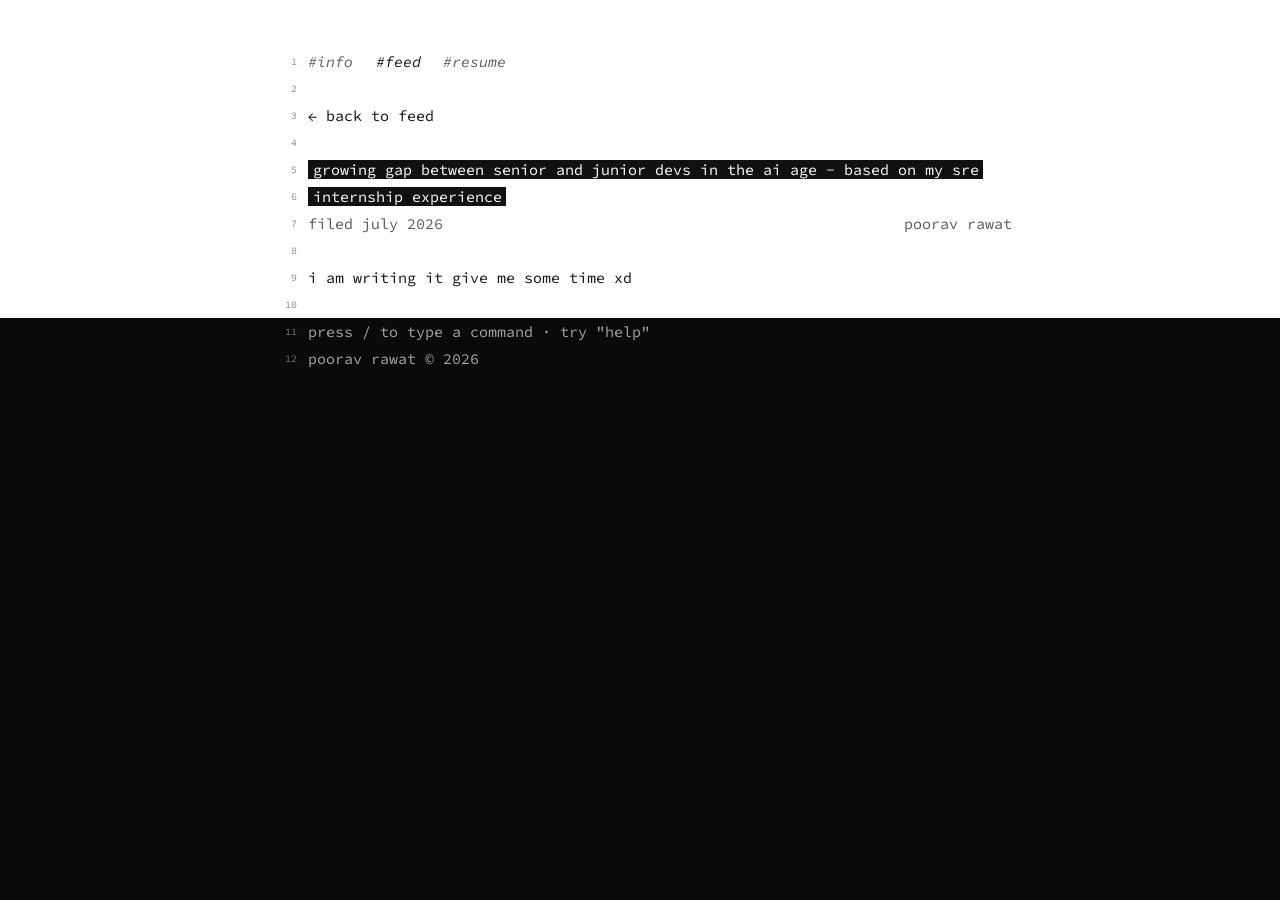
<file: public/blogs/sre-internship-blog.html>
<!DOCTYPE html>
<html lang="en">

<head>
    <meta charset="UTF-8">
    <meta name="viewport" content="width=device-width, initial-scale=1.0">
    <meta name="description" content="The growing gap between senior and junior developers in the AI age based on my SRE internship experience">
    <title>The growing gap between senior and junior developers in the AI age · poorav rawat</title>

    <!-- SEO -->
    <link rel="canonical" href="https://pooravrawat.vercel.app/blogs/sre-internship-blog">
    <meta property="og:type" content="article">
    <meta property="og:site_name" content="Poorav Rawat">
    <meta property="og:title" content="The growing gap between senior and junior developers in the AI age · poorav rawat">
    <meta property="og:description" content="The growing gap between senior and junior developers in the AI age based on my SRE internship experience">
    <meta property="og:url" content="https://pooravrawat.vercel.app/blogs/sre-internship-blog">
    <meta property="og:image" content="https://pooravrawat.vercel.app/assets/profile.jpg">
    <meta name="twitter:card" content="summary">
    <meta name="twitter:title" content="The growing gap between senior and junior developers in the AI age · poorav rawat">
    <meta name="twitter:description" content="The growing gap between senior and junior developers in the AI age based on my SRE internship experience">
    <meta name="twitter:image" content="https://pooravrawat.vercel.app/assets/profile.jpg">

    <!-- Fonts -->
    <link rel="preconnect" href="https://fonts.googleapis.com">
    <link rel="preconnect" href="https://fonts.gstatic.com" crossorigin>
    <link href="https://fonts.googleapis.com/css2?family=Source+Code+Pro&display=swap" rel="stylesheet">

    <!-- Favicon -->
    <link rel="icon" type="image/x-icon" href="../assets/favicon_io/favicon.ico">
    <link rel="icon" type="image/png" sizes="32x32" href="../assets/favicon_io/favicon-32x32.png">
    <link rel="icon" type="image/png" sizes="16x16" href="../assets/favicon_io/favicon-16x16.png">
    <link rel="apple-touch-icon" href="../assets/favicon_io/apple-touch-icon.png">
    <link rel="manifest" href="../assets/favicon_io/site.webmanifest">

    <!-- Stylesheet -->
    <link rel="stylesheet" href="../css/style.css">
</head>

<body>
<main class="doc">
<div class="sheet">

  <div class="l"><nav class="nav" aria-label="Site"><a href="../index.html">info</a><a href="../feed.html" aria-current="page">feed</a><a href="../assets/Poorav_Rawat_Resume.pdf" target="_blank" rel="noopener noreferrer">resume</a></nav></div>
  <div class="l"></div>
  <div class="l caps"><span><a href="../feed.html">&larr; Back to feed</a></span></div>
  <div class="l"></div>
  <div class="l heading-row"><h1>Growing gap between senior and junior devs in the AI age - based on my SRE internship experience</h1></div>
  <div class="l caps muted"><span>Filed July 2026</span><span>Poorav Rawat</span></div>
  <div class="l"></div>
  <article class="prose">
    <div class="l"><p>I am writing it give me some time xD</p></div>
  </article>
  <div class="l pre-foot"></div>
</div>
<div class="site-footer">
<div class="sheet">
  <div class="l command-hint muted"><span>press / to type a command · try "help"</span></div>
  <footer class="l foot"><span>Poorav Rawat &copy; 2026</span></footer>
</div>
</div>
</main>

<script src="../js/main.js"></script>
</body>

</html>
</file>
<file: css/style.css>
/* ===========================================
   POORAV RAWAT — Terminal Theme
   Inspired by liamellison.dev
   =========================================== */

@import url('https://fonts.googleapis.com/css2?family=Azeret+Mono:wght@300;400;500;700&display=swap');

:root {
    --bg: #ffffff;
    --bg-secondary: #ffffff;
    --text: #000000;
    --text-bright: #000000;
    --text-muted: #000000;
    --text-dim: #000000;
    --accent: #16A34A;
    --accent-dim: rgba(22, 163, 74, 0.08);
    --accent-hover: #15803D;
    --border: #000000;
    --font: 'Azeret Mono', monospace;
}

/* ─── Reset ─────────────────────────────── */
*,
*::before,
*::after {
    box-sizing: border-box;
    margin: 0;
    padding: 0;
}

html {
    scroll-behavior: smooth;
    font-size: 14px;
}

body {
    font-family: var(--font);
    background: var(--bg);
    color: var(--text);
    line-height: 1.7;
    min-height: 100vh;
    -webkit-font-smoothing: antialiased;
}

/* ─── Global link hover ──────────────────── */
a {
    transition: color 0.15s ease;
}

a:hover {
    color: var(--accent) !important;
}

/* ─── Page Container ─────────────────────── */
.page {
    max-width: 640px;
    margin: 0 auto;
    padding: 48px 24px 80px;
    min-height: 100vh;
    display: flex;
    flex-direction: column;
}

/* ─── Profile Image ─────────────────────── */
.profile-container {
    margin-bottom: 24px;
}

.profile-circle {
    width: 80px;
    height: 80px;
    border-radius: 50%;
    border: 2px solid var(--border);
    overflow: hidden;
    background: var(--bg-secondary);
    display: flex;
    align-items: center;
    justify-content: center;
}

.profile-circle img {
    width: 100%;
    height: 100%;
    object-fit: cover;
}

.profile-placeholder {
    width: 100%;
    height: 100%;
    background: #eeeeee;
    /* Light grey placeholder */
}

/* ─── Navigation ─────────────────────────── */
.nav {
    display: flex;
    gap: 24px;
    margin-bottom: 56px;
    font-size: 13px;
}

.nav-link {
    color: var(--text-muted);
    text-decoration: none;
    transition: color 0.15s ease;
    letter-spacing: 0.02em;
}

.nav-link:hover {
    color: var(--text);
}

.nav-link.active {
    color: var(--accent);
}

/* ─── ASCII Hero Name ────────────────────── */
.hero-name {
    font-size: clamp(22px, 5vw, 32px);
    font-weight: 700;
    color: var(--text-bright);
    letter-spacing: -0.02em;
    line-height: 1.2;
    margin-bottom: 28px;
    min-height: 40px;
}

/* Cursor blink effect */
.ascii-cursor {
    display: inline-block;
    color: #000000;
    animation: blink 1s step-end infinite;
}

@keyframes blink {

    0%,
    100% {
        opacity: 1;
    }

    50% {
        opacity: 0;
    }
}

/* ─── Hero Sub-text ──────────────────────── */
.hero-sub {
    display: flex;
    flex-direction: column;
    gap: 2px;
    margin-bottom: 52px;
    font-size: 13px;
}

.hero-sub p {
    color: var(--text-muted);
    line-height: 1.6;
}

.hero-sub .highlight {
    color: var(--text);
}

/* ─── Section Headers ────────────────────── */
.section-label {
    font-size: 11.5px;
    letter-spacing: 0.12em;
    text-transform: uppercase;
    color: var(--text-dim);
    margin-bottom: 16px;
    font-weight: 400;
}

/* ─── Bio Section ────────────────────────── */
.bio-section {
    margin-bottom: 52px;
}

.bio-section p:not(.section-label) {
    font-size: 11.5px;
    color: var(--text-muted);
    line-height: 1.8;
    margin-bottom: 12px;
}

.bio-section p:not(.section-label):last-child {
    margin-bottom: 0;
}

/* ─── Experience Section ─────────────────── */
.experience-section {
    margin-bottom: 52px;
}

.exp-item {
    display: flex;
    flex-direction: column;
    gap: 2px;
    padding: 6px 0;
    text-decoration: none;
    transition: color 0.15s ease;
    color: var(--text);
}

.exp-role-group {
    display: flex;
    flex-direction: column;
}

.exp-row.clickable:hover .exp-role {
    color: var(--accent);
}

.clickable {
    cursor: pointer;
}

.exp-description {
    max-height: 0;
    overflow: hidden;
    opacity: 0;
    font-size: 11px;
    font-weight: 300;
    font-style: italic;
    color: var(--text-muted);
    padding-left: 24px; /* Increased padding to align with bullet content */
    margin-top: 0;
    transition: max-height 0.3s ease, opacity 0.3s ease, margin-top 0.3s ease;
}

.exp-role-group.expanded .exp-description {
    max-height: 200px; /* Adjust as needed */
    opacity: 1;
    margin-top: 4px;
    margin-bottom: 8px;
}

.exp-row {
    display: flex;
    justify-content: space-between;
    align-items: baseline;
    gap: 12px;
}

.exp-title {
    font-size: 11.5px;
    color: var(--text);
    transition: color 0.15s ease;
    font-weight: 400;
}

.exp-date {
    font-size: 11.5px;
    color: var(--text-muted);
    white-space: nowrap;
    flex-shrink: 0;
}

.exp-role {
    font-size: 11.5px;
    color: var(--text-muted);
}

.exp-arrow {
    font-size: 11.5px;
    color: var(--text-dim);
    transition: transform 0.15s ease, color 0.15s ease;
    margin-left: 4px;
}

/* ─── Achievements Section ───────────────── */
.achievements-section {
    margin-bottom: 52px;
}

.achievement-item {
    display: flex;
    flex-direction: column;
    gap: 2px;
    padding: 6px 0;
    text-decoration: none;
    transition: color 0.15s ease;
    color: var(--text);
}

.achievement-item:hover .achievement-title {
    color: var(--accent);
}

.achievement-row {
    max-height: 0;
    overflow: hidden;
    opacity: 0;
    transition: max-height 0.3s ease, opacity 0.3s ease, margin-top 0.3s ease;
}

.achievement-item.expanded .achievement-row {
    max-height: 100px;
    opacity: 1;
    margin-top: 4px;
    margin-bottom: 8px;
}

.achievement-title {
    font-size: 11.5px;
    color: var(--text);
    transition: color 0.15s ease;
    font-weight: 400;
}

.achievement-date {
    font-size: 11.5px;
    color: var(--text-muted);
    white-space: nowrap;
    flex-shrink: 0;
}

.achievement-desc {
    font-size: 11px;
    font-weight: 300;
    font-style: italic;
    color: var(--text-muted);
}

/* ─── Writing / Blog Section ─────────────── */
.writing-section {
    margin-bottom: 52px;
}

.writing-list {
    display: flex;
    flex-direction: column;
    gap: 0;
}

.writing-item {
    display: flex;
    align-items: baseline;
    gap: 12px;
    padding: 10px 0;
    text-decoration: none;
    border-bottom: 1px solid rgba(0, 0, 0, 0.08);
    transition: color 0.15s ease;
}

.writing-item:hover .writing-title {
    color: var(--accent);
}

.writing-index {
    font-size: 11.5px;
    color: var(--text-dim);
    min-width: 24px;
    flex-shrink: 0;
    font-weight: 400;
}

.writing-title {
    font-size: 11.5px;
    color: var(--text);
    transition: color 0.15s ease;
    font-weight: 400;
    flex: 1;
}

.writing-date {
    font-size: 11.5px;
    color: var(--text-muted);
    white-space: nowrap;
    flex-shrink: 0;
}

.view-all-link {
    display: inline-block;
    margin-top: 16px;
    font-size: 11.5px;
    color: var(--text-muted);
    text-decoration: none;
    transition: color 0.15s ease;
}

.view-all-link:hover {
    color: var(--accent);
}

/* ─── Links Section ──────────────────────── */
.links-section {
    margin-bottom: 52px;
}

.links-row {
    display: flex;
    flex-wrap: wrap;
    gap: 20px;
    align-items: center;
}

.link-item {
    display: inline-flex;
    align-items: center;
    gap: 6px;
    font-size: 11.5px;
    color: var(--text-muted);
    text-decoration: none;
    transition: color 0.15s ease;
    letter-spacing: 0.01em;
}

.link-item:hover {
    color: var(--accent);
}

.link-item svg {
    flex-shrink: 0;
    opacity: 0.7;
    transition: opacity 0.15s ease;
}

.link-item:hover svg {
    opacity: 1;
}

/* ─── Projects / Feed Page ───────────────── */
.projects-section {
    margin-bottom: 0;
}

.project-entry {
    padding: 16px 0;
    border-bottom: 1px solid rgba(0, 0, 0, 0.08);
    text-decoration: none;
    display: block;
    transition: color 0.15s ease;
}

.project-entry:hover .project-entry-title {
    color: var(--accent);
}

.project-meta {
    display: flex;
    align-items: center;
    justify-content: space-between;
    gap: 12px;
    margin-bottom: 6px;
}

.project-entry-title {
    font-size: 11.5px;
    color: var(--text);
    font-weight: 400;
    transition: color 0.15s ease;
}

.project-entry-year {
    font-size: 11.5px;
    color: var(--text-muted);
    font-weight: 400;
    white-space: nowrap;
}

.project-entry-desc {
    font-size: 11.5px;
    color: var(--text-muted);
    line-height: 1.6;
}

.project-tags {
    display: flex;
    flex-wrap: wrap;
    gap: 8px;
    margin-top: 8px;
}

.project-tag {
    font-size: 10px;
    color: var(--text-dim);
    border: 1px solid var(--border);
    padding: 1px 6px;
    border-radius: 2px;
    letter-spacing: 0.05em;
    font-weight: 400;
}

.more-projects {
    margin-top: 16px;
    font-size: 11.5px;
    color: var(--text-muted);
    font-style: italic;
    display: flex;
    align-items: center;
    gap: 6px;
}

.github-more-link {
    display: inline-flex;
    align-items: center;
    color: var(--text-muted);
    transition: color 0.15s ease;
}

/* ─── Blog Post Page ─────────────────────── */
.blog-page .page {
    max-width: 680px;
}

.blog-header {
    margin-bottom: 48px;
}

.blog-back {
    font-size: 12px;
    color: var(--text-muted);
    text-decoration: none;
    display: inline-flex;
    align-items: center;
    gap: 6px;
    margin-bottom: 24px;
    transition: color 0.15s ease;
}

.blog-back:hover {
    color: var(--accent);
}

.blog-title {
    font-size: clamp(18px, 4vw, 24px);
    font-weight: 700;
    color: var(--text-bright);
    line-height: 1.3;
    margin-bottom: 10px;
}

.blog-date {
    font-size: 12px;
    color: var(--text-muted);
}

.blog-body {
    font-size: 13px;
    line-height: 1.9;
    color: var(--text-muted);
}

.blog-body p {
    margin-bottom: 20px;
}

.blog-body h2 {
    font-size: 15px;
    color: var(--text);
    font-weight: 700;
    margin: 32px 0 12px;
    letter-spacing: 0.01em;
}

.blog-body h3 {
    font-size: 13px;
    color: var(--text);
    font-weight: 700;
    margin: 24px 0 8px;
}

.blog-body a {
    color: var(--accent);
    text-decoration: none;
    border-bottom: 1px solid var(--accent-dim);
    transition: border-color 0.15s ease;
}

.blog-body a:hover {
    border-color: var(--accent);
}

.blog-body code {
    font-family: var(--font);
    font-size: 12px;
    background: var(--bg-secondary);
    padding: 1px 5px;
    border-radius: 2px;
    color: var(--accent);
}

.blog-body blockquote {
    border-left: 2px solid var(--accent);
    padding-left: 16px;
    margin: 20px 0;
    color: var(--text-muted);
    font-style: italic;
}

/* ─── Footer ─────────────────────────────── */
.footer {
    margin-top: auto;
    padding-top: 48px;
    font-size: 11.5px;
    color: var(--text-dim);
    display: flex;
    justify-content: space-between;
    align-items: center;
    gap: 12px;
    letter-spacing: 0.02em;
}

/* ─── Selection ──────────────────────────── */
::selection {
    background: var(--accent);
    color: #ffffff;
}

/* ─── Scrollbar ──────────────────────────── */
::-webkit-scrollbar {
    width: 4px;
}

::-webkit-scrollbar-track {
    background: transparent;
}

::-webkit-scrollbar-thumb {
    background: var(--border);
    border-radius: 2px;
}

::-webkit-scrollbar-thumb:hover {
    background: var(--text-dim);
}

/* ─── Responsive ─────────────────────────── */
@media (max-width: 600px) {
    .page {
        padding: 32px 20px 60px;
    }

    .nav {
        margin-bottom: 44px;
    }

    .hero-name {
        font-size: 22px;
    }

    .links-row {
        gap: 16px;
    }
}

/* ─── Reduced Motion ─────────────────────── */
@media (prefers-reduced-motion: reduce) {

    *,
    *::before,
    *::after {
        animation: none !important;
        transition: none !important;
    }
}
</file>
<file: public/css/style.css>
/* A printed transcript: one monospace face at one weight, every line numbered. */
:root {
    --ink: #111;
    --paper: #fff;
    --gutter: #8a8a8a;
    --faint: #c9c9c9;
    --muted: #595959;
    --accent: #00a83e;
    --mono: "Source Code Pro", ui-monospace, Menlo, monospace;
    --lh: 1.8;
}

html {
    color-scheme: light;
}

* {
    scrollbar-width: none;
}

::-webkit-scrollbar {
    display: none;
    width: 0;
    height: 0;
}

*,
*::before,
*::after {
    box-sizing: border-box;
}

html {
    -webkit-text-size-adjust: 100%;
}

body {
    margin: 0;
    color: var(--ink);
    font-family: var(--mono);
    font-size: 15px;
    line-height: var(--lh);
    text-transform: lowercase;
}

a {
    color: inherit;
    text-decoration: none;
}

a:hover,
a:focus-visible {
    color: var(--accent);
    outline: none;
    text-decoration: none;
}

b, strong, em, th, h1, h2, h3, h4, h5, h6 {
    font-weight: 400;
}

h1, h2, h3, p, figure {
    font: inherit;
    margin: 0;
}

h1,
.section-heading h2,
.prose h2 {
    display: inline;
    text-align: left;
    padding: 0 .5ch;
    background: var(--ink);
    color: var(--paper);
    -webkit-box-decoration-break: clone;
    box-decoration-break: clone;
}

::selection {
    background: var(--ink);
    color: var(--paper);
}

/* ─── Sheet & numbered lines ─────────────── */
.doc {
    counter-reset: ln;
    display: flex;
    flex-direction: column;
    min-height: 100vh;
    padding: 48px 0 0;
}

.sheet {
    max-width: 88ch;
    width: 100%;
    margin: 0 auto;
    padding: 0 24px 0 64px;
}

.l {
    counter-increment: ln;
    position: relative;
    min-height: calc(var(--lh) * 1em);
    display: flex;
    flex-wrap: wrap;
    justify-content: space-between;
    column-gap: 2ch;
}

.l::before {
    content: counter(ln);
    position: absolute;
    left: -5ch;
    width: 3.2ch;
    text-align: right;
    font-size: 10px;
    color: var(--gutter);
    top: .55em;
}

.l[data-ln]::before {
    cursor: pointer;
}

.l:hover::before {
    color: var(--accent);
}

.l.hl {
    isolation: isolate;
}

.l.hl::after {
    content: "";
    position: absolute;
    z-index: -1;
    inset: 0 0 0 -5ch;
    background: color-mix(in srgb, var(--accent) 12%, transparent);
}

.l.hl::before {
    color: var(--accent);
}

/* Set by main.js: one number per rendered line, so a wrapped row reads 6, 7. */
.l[data-ln]::before {
    content: attr(data-ln);
    white-space: pre;
    line-height: var(--ln-lh);
    top: 0;
}

.l[data-ln][data-first]::before {
    cursor: pointer;
}

.l[hidden] {
    display: none;
}

.indent {
    padding-left: 2ch;
}

.indent2 {
    padding-left: 4ch;
}

.muted {
    color: var(--muted);
}

.detail p,
.company span {
    font-style: italic;
}

.tagline p {
    font-weight: 700;
    font-style: italic;
}

.tagline .ul {
    padding-bottom: 2px;
    background: linear-gradient(currentColor, currentColor) left bottom / 100% 1px no-repeat;
    -webkit-box-decoration-break: clone;
    box-decoration-break: clone;
}

.sq {
    text-decoration: underline wavy var(--accent);
    text-decoration-thickness: 1px;
    text-underline-offset: 4px;
}

/* Two-column table rows: entry on the left, date on the right. */
.tx {
    display: grid;
    grid-template-columns: 1fr 16ch;
    column-gap: 2ch;
}

.tx > :last-child {
    text-align: left;
}

/* Three-column rows: number, title, year. */
.kv3 {
    display: grid;
    grid-template-columns: 6ch 1fr 8ch;
    column-gap: 0;
}

.section-heading {
    display: block;
    text-align: left;
}

.heading-row {
    display: block;
}

.section-heading h2 {
    font-weight: 700;
}

.prose h2 {
    font-weight: 700;
}

.nav {
    display: flex;
    flex: 1 1 auto;
    flex-wrap: wrap;
    column-gap: 2.5ch;
    justify-content: flex-start;
}

.nav a {
    color: var(--muted);
    font-style: italic;
    text-decoration: none;
}

.nav a::before {
    content: "#";
}

.nav a[aria-current="page"] {
    color: var(--ink);
}

.nav a:hover,
.nav a:focus-visible {
    color: var(--accent);
    outline: none;
    text-decoration: none;
}

.chips {
    display: flex;
    flex-wrap: wrap;
    column-gap: 2ch;
}

.cursor {
    animation: blink 1s step-end infinite;
    color: var(--accent);
}

@keyframes blink {
    50% { opacity: 0; }
}

/* ─── Expandable rows ────────────────────── */
.toggle {
    font: inherit;
    color: inherit;
    background: none;
    border: 0;
    padding: 0;
    margin: 0;
    text-align: left;
    text-transform: inherit;
    cursor: pointer;
    padding-left: 2ch;
}

/* Stretch the button's hit area over its whole row. */
.toggle::after {
    content: "";
    position: absolute;
    inset: 0;
}

.flush .toggle {
    padding-left: 0;
}

.tx:has(.toggle),
.kv3 {
    padding-right: 3ch;
}

.proj-detail {
    padding-left: 6ch;
}

.proj-detail p {
    flex: 1 1 100%;
}

.proj-links {
    display: inline-flex;
    align-items: center;
    column-gap: 1.5ch;
    height: calc(var(--lh) * 1em);
}

.proj-links a {
    display: inline-flex;
}

.proj-links svg {
    width: 1.1em;
    height: 1.1em;
    fill: currentColor;
}

.toggle .mk {
    position: absolute;
    top: 0;
    right: 0;
    width: 2ch;
    text-align: right;
    color: var(--muted);
}

.toggle:hover,
.toggle:focus-visible {
    outline: none;
    background: transparent;
    color: var(--accent);
}

.toggle:hover .mk,
.toggle:focus-visible .mk {
    color: var(--accent);
}

/* ─── Dot-matrix portrait ────────────────── */
.portrait {
    justify-content: flex-start;
}

.portrait .head {
    display: block;
    flex: 1 1 100%;
    min-width: 0;
    width: 100%;
}

.portrait canvas {
    display: block;
    width: 100%;
    height: calc(var(--lh) * 1em * 12);
}

/* The portrait prints top to bottom in bands, under a dotted print head. */
.portrait.print .head {
    position: relative;
    animation: print-pass 1.6s steps(12, end) .4s backwards;
}

.portrait.print .head::after {
    content: "";
    position: absolute;
    left: 0;
    right: 0;
    top: -2px;
    height: 2px;
    opacity: 0;
    background: repeating-linear-gradient(90deg, var(--ink) 0 1.5px, transparent 1.5px 3px);
    animation: print-head 1.6s steps(12, end) .4s;
}

@keyframes print-pass {
    from { clip-path: inset(-4px -4px 100% -4px); }
    to { clip-path: inset(-4px -4px 0 -4px); }
}

@keyframes print-head {
    from { top: -2px; opacity: 1; }
    to { top: calc(100% - 2px); opacity: 1; }
}

/* ─── Feed ───────────────────────────────── */
a.row-link {
    text-decoration: none;
}

a.row-link:focus-visible {
    outline: none;
}

/* ─── Footer ─────────────────────────────── */
.site-footer {
    color-scheme: dark;
    --ink: #f2f2f2;
    --paper: #0a0a0a;
    --gutter: #747474;
    --faint: #3d3d3d;
    --muted: #a6a6a6;
    --accent: #00a83e;
    flex: 1 0 auto;
    background: var(--paper);
    color: var(--ink);
}

.foot {
    color: var(--muted);
}

.command-hint {
    color: var(--muted);
}

.command-bar {
    position: fixed;
    z-index: 1000;
    inset: auto 0 0;
    padding: .5em 0;
    border-top: 1px solid var(--faint);
    background: var(--paper);
    color: var(--ink);
    box-shadow: 0 -3px 0 color-mix(in srgb, var(--ink) 8%, transparent);
}

.command-inner {
    max-width: 88ch;
    margin: 0 auto;
    padding: 0 24px 0 64px;
}

.command-output {
    max-height: calc(var(--lh) * 8em);
    overflow: auto;
    white-space: pre-wrap;
    color: var(--muted);
}

.command-output:empty {
    display: none;
}

.command-form {
    display: flex;
    align-items: baseline;
    gap: 1ch;
}

.command-prompt {
    color: var(--accent);
}

.command-input {
    flex: 1;
    min-width: 0;
    border: 0;
    outline: 0;
    padding: 0;
    background: transparent;
    color: var(--ink);
    font: inherit;
    text-transform: lowercase;
    caret-color: var(--accent);
}

.command-input::selection {
    background: var(--ink);
    color: var(--paper);
}

.doc > .tail {
    padding-bottom: calc(var(--lh) * 3em);
}

/* ─── Small screens ──────────────────────── */
@media (max-width: 720px) {
    body {
        font-size: 13px;
    }

    .doc {
        padding-top: 28px;
    }

    .sheet {
        padding: 0 16px 0 44px;
    }

    .l::before {
        left: -4.4ch;
    }

    .tx {
        grid-template-columns: 1fr auto;
    }

    .kv3 {
        grid-template-columns: 5ch 1fr 5ch;
    }

    .command-bar {
        padding-inline: 0;
    }

    .command-inner {
        padding: 0 16px 0 44px;
    }

}

@media (prefers-reduced-motion: reduce) {
    *,
    *::before,
    *::after {
        animation: none !important;
        transition: none !important;
    }
}
</file>
